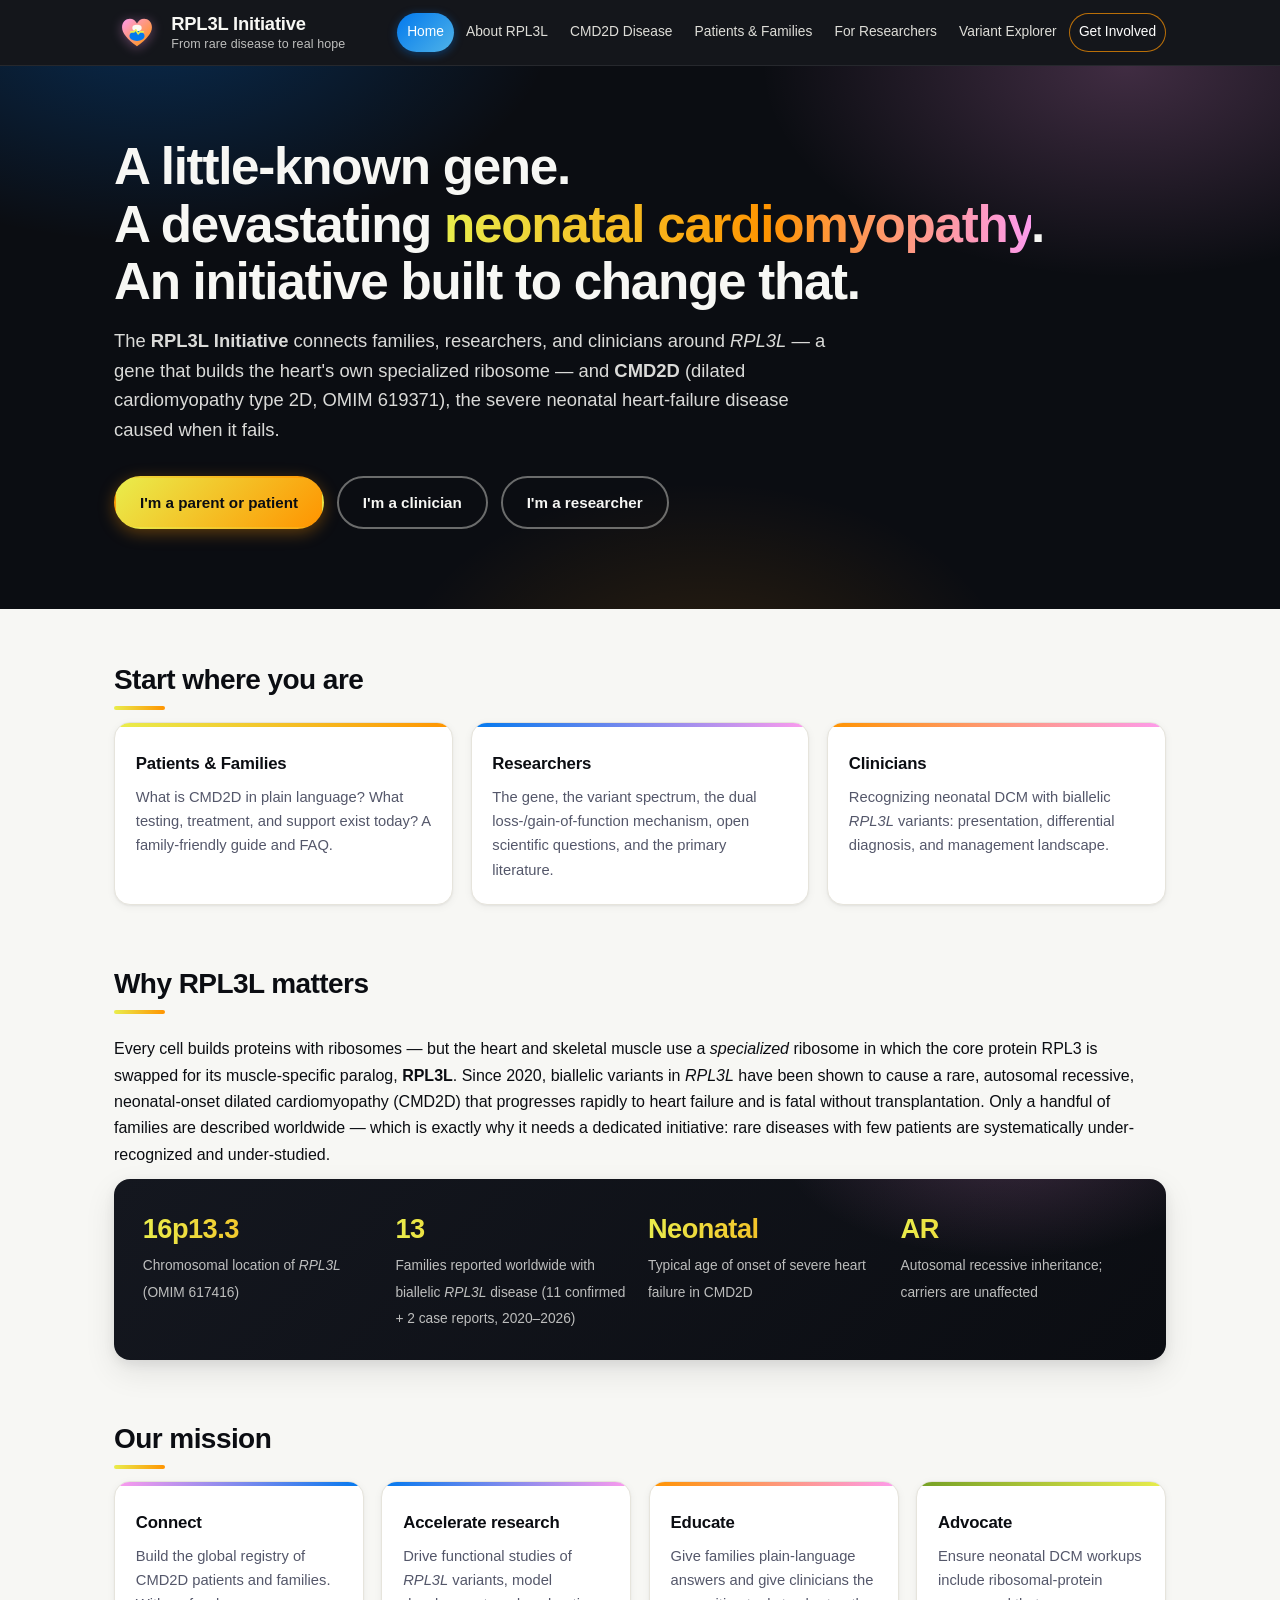
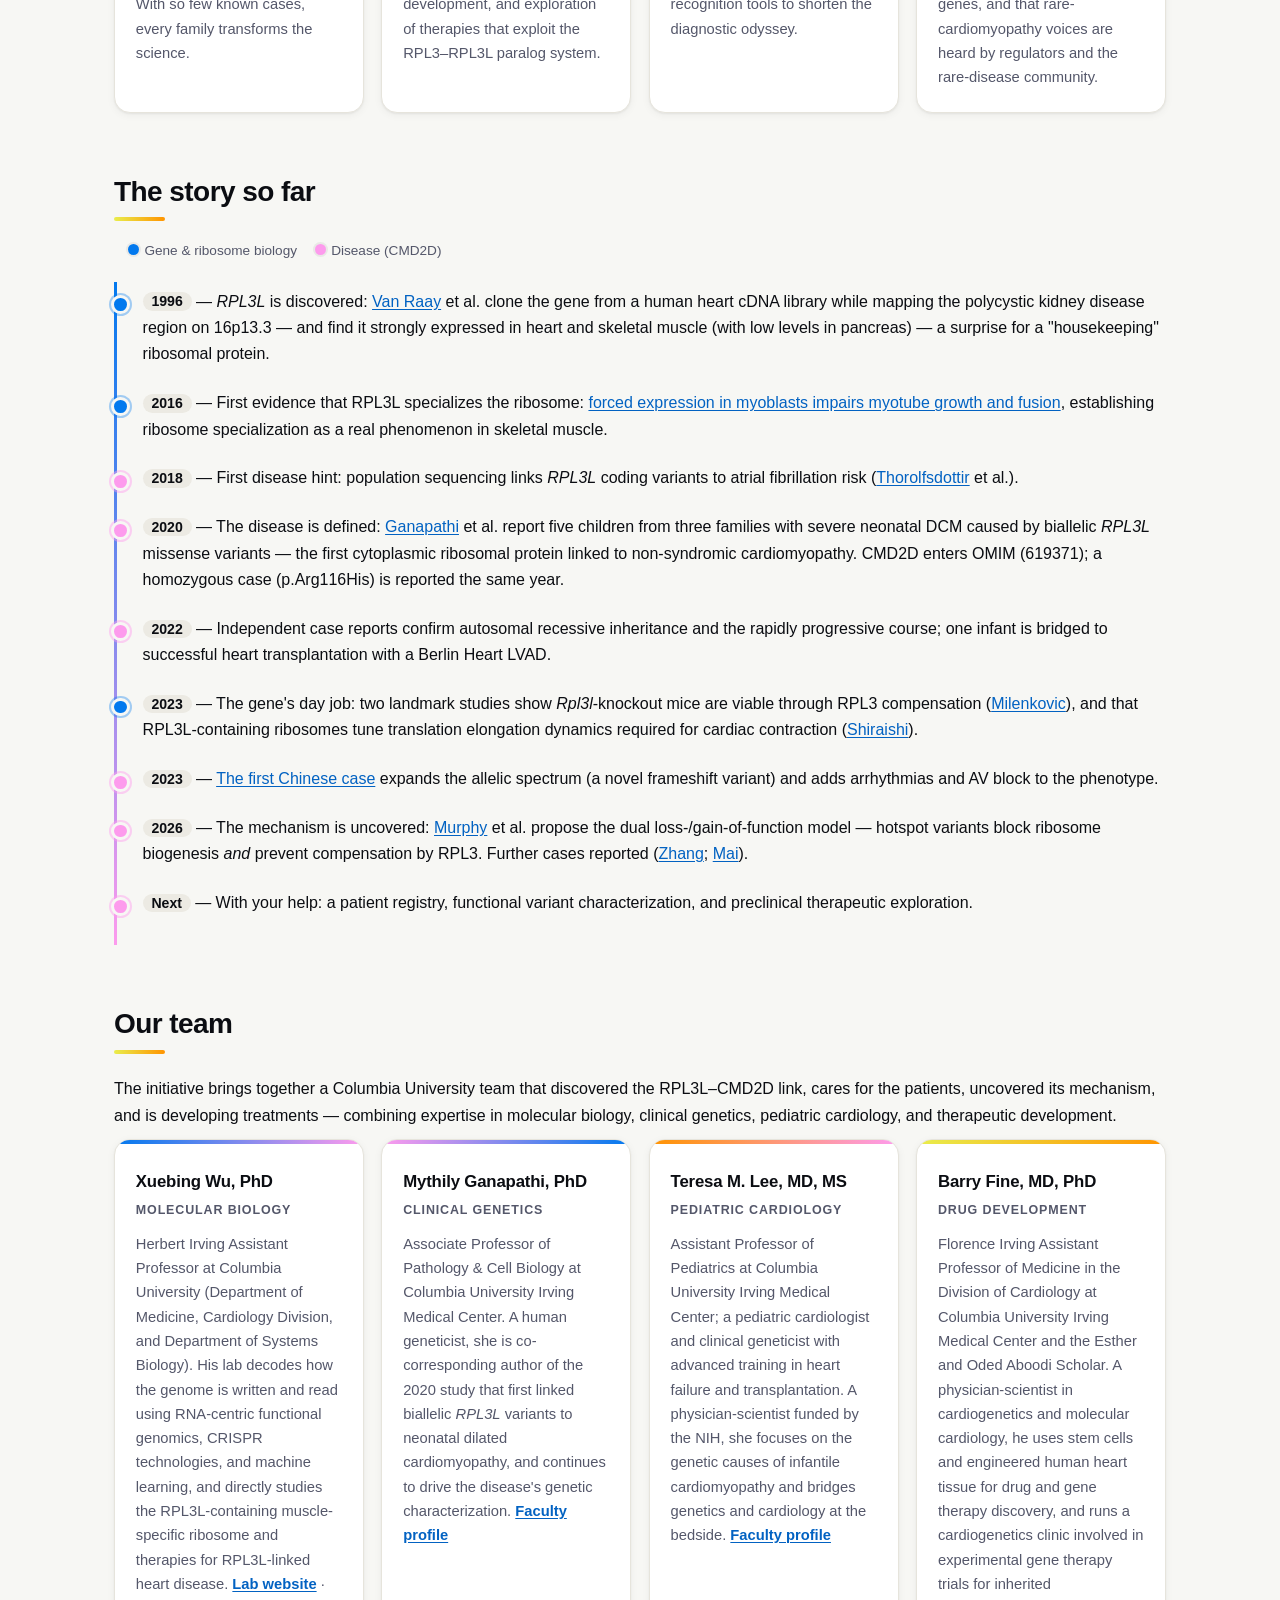
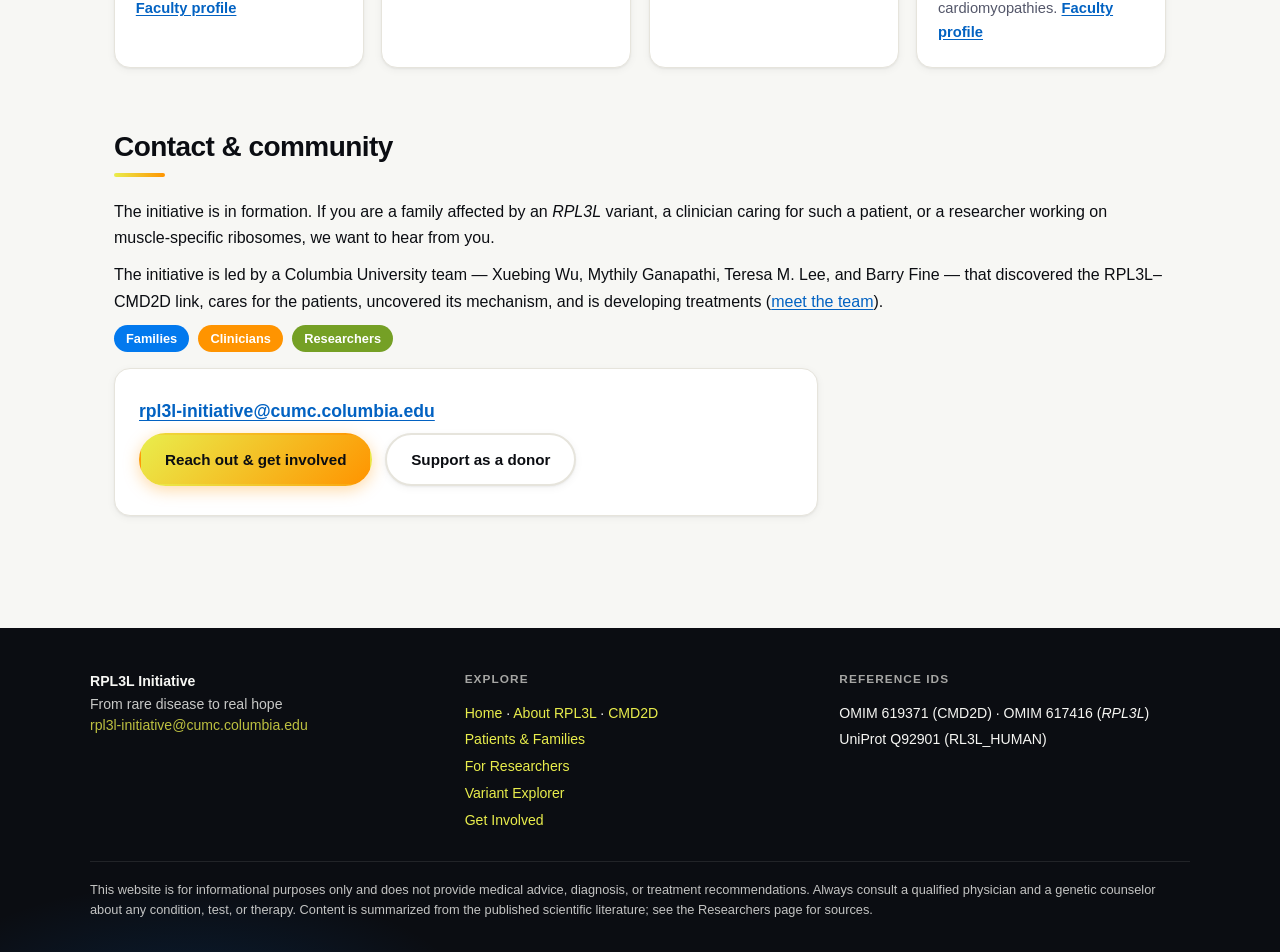
<file: index.html>
<!DOCTYPE html>
<html lang="en">
<head>
<meta charset="utf-8">
<meta name="viewport" content="width=device-width, initial-scale=1">
<title>RPL3L Initiative, RPL3L Gene, CMD2D, Dilated Cardiomyopathy, RPL3L mutation</title>
<meta name="description" content="RPL3L causes CMD2D (OMIM 619371), a rare autosomal recessive neonatal dilated cardiomyopathy. Learn about the gene, the disease, affected families, and research.">
<link rel="canonical" href="https://rpl3l.org/">
<meta name="theme-color" content="#0b0d12">
<meta property="og:type" content="website">
<meta property="og:site_name" content="RPL3L Initiative">
<meta property="og:url" content="https://rpl3l.org/">
<meta property="og:title" content="RPL3L Initiative, RPL3L Gene, CMD2D, Dilated Cardiomyopathy, RPL3L mutation">
<meta property="og:description" content="From rare disease to real hope — research, resources, and support for families affected by RPL3L-related dilated cardiomyopathy (CMD2D).">
<meta name="twitter:card" content="summary">
<link rel="stylesheet" href="assets/styles.css?v=20261031b">
<link rel="icon" type="image/svg+xml" href="assets/logo.svg">
<script type="application/ld+json">{"@context": "https://schema.org", "@graph": [{"@type": "Organization", "@id": "https://rpl3l.org/#org", "name": "RPL3L Initiative", "url": "https://rpl3l.org/", "logo": "https://rpl3l.org/assets/logo.svg", "email": "rpl3l-initiative@cumc.columbia.edu", "description": "Connecting families, researchers, and clinicians around the RPL3L gene and CMD2D (dilated cardiomyopathy type 2D)."}, {"@type": "WebSite", "@id": "https://rpl3l.org/#site", "url": "https://rpl3l.org/", "name": "RPL3L Initiative", "publisher": {"@id": "https://rpl3l.org/#org"}}]}</script>
<script src="assets/site.js?v=20261031b" defer></script>
</head>
<body>
<a class="skip-link" href="#main">Skip to main content</a>

<header class="site">
  <div class="navwrap">
    <a class="brand" href="index.html" aria-label="RPL3L Initiative — home">
      <svg class="mark" viewBox="0 0 40 40" aria-hidden="true" focusable="false">
        <defs>
          <linearGradient id="heartGrad" x1="0" y1="0" x2="1" y2="1">
            <stop offset="0" stop-color="#FD9BED"/>
            <stop offset="1" stop-color="#FF9400"/>
          </linearGradient>
        </defs>
        <path d="M20 31.5 C 11.5 25.5, 7 20, 7 15 C 7 10.5, 10.3 7.5, 13.8 7.5 C 16.6 7.5, 18.9 9.2, 20 11.8 C 21.1 9.2, 23.4 7.5, 26.2 7.5 C 29.7 7.5, 33 10.5, 33 15 C 33 20, 28.5 25.5, 20 31.5 Z" fill="url(#heartGrad)"/>
        <ellipse cx="20" cy="22.5" rx="6.6" ry="4.4" fill="#0279EE"/>
        <ellipse cx="20" cy="15.6" rx="4.1" ry="2.7" fill="#FAF9F3"/>
        <path d="M14.5 19 L17.5 19 L19 17.2 L21 20.8 L22.5 19 L25.5 19" fill="none" stroke="#E9ED4C" stroke-width="1.4" stroke-linecap="round" stroke-linejoin="round"/>
      </svg>
      <span class="name">RPL3L Initiative<small>From rare disease to real hope</small></span>
    </a>
    <button class="nav-toggle" type="button" aria-expanded="false" aria-controls="site-nav">Menu</button>
    <nav class="main" id="site-nav" aria-label="Main navigation">
      <ul>
        <li><a href="index.html" aria-current="page">Home</a></li><li><a href="about.html">About RPL3L</a></li><li><a href="cmd2d.html">CMD2D Disease</a></li><li><a href="patients.html">Patients &amp; Families</a></li><li><a href="research.html">For Researchers</a></li><li><a href="explorer.html">Variant Explorer</a></li><li><a href="support.html">Get Involved</a></li>
      </ul>
    </nav>
  </div>
</header>

<div class="hero">
  <div class="inner">
    <h1>
      <span class="line">A little-known gene.</span>
      <span class="line">A devastating <span class="accent">neonatal cardiomyopathy</span>.</span>
      <span class="line">An initiative built to change that.</span>
    </h1>
    <p class="lede">
      The <strong>RPL3L Initiative</strong> connects families, researchers, and clinicians
      around <em>RPL3L</em> — a gene that builds the heart's own specialized ribosome — and
      <strong>CMD2D</strong> (dilated cardiomyopathy type 2D, OMIM&nbsp;619371), the severe neonatal
      heart-failure disease caused when it fails.
    </p>
    <div class="btnrow">
      <a class="btn primary" href="patients.html">I'm a parent or patient</a>
      <a class="btn ghost" href="cmd2d.html">I'm a clinician</a>
<a class="btn ghost" href="research.html">I'm a researcher</a>
    </div>
  </div>
</div>

<main id="main">

  <section>
    <h2>Start where you are</h2>
    <div class="cards">
      <a class="card c-yellow" href="patients.html">
        <h3>Patients &amp; Families</h3>
        <p>What is CMD2D in plain language? What testing, treatment, and support exist today? A family-friendly guide and FAQ.</p>
      </a>
      <a class="card c-blue" href="research.html">
        <h3>Researchers</h3>
        <p>The gene, the variant spectrum, the dual loss-/gain-of-function mechanism, open scientific questions, and the primary literature.</p>
      </a>
      <a class="card c-orange" href="cmd2d.html">
        <h3>Clinicians</h3>
        <p>Recognizing neonatal DCM with biallelic <em>RPL3L</em> variants: presentation, differential diagnosis, and management landscape.</p>
      </a>
    </div>
  </section>

  <section>
    <h2>Why RPL3L matters</h2>
    <p>
      Every cell builds proteins with ribosomes — but the heart and skeletal muscle use a <em>specialized</em>
      ribosome in which the core protein RPL3 is swapped for its muscle-specific paralog, <strong>RPL3L</strong>.
      Since 2020, biallelic variants in <em>RPL3L</em> have been shown to cause a rare, autosomal recessive,
      neonatal-onset dilated cardiomyopathy (CMD2D) that progresses rapidly to heart failure and is fatal without
      transplantation. Only a handful of families are described worldwide — which is exactly why it needs a dedicated initiative:
      rare diseases with few patients are systematically under-recognized and under-studied.
    </p>
    <div class="facts">
      <div class="fact"><b>16p13.3</b><span>Chromosomal location of <em>RPL3L</em> (OMIM 617416)</span></div>
      <div class="fact"><b>13</b><span>Families reported worldwide with biallelic <em>RPL3L</em> disease (11 confirmed + 2 case reports, 2020–2026)</span></div>
      <div class="fact"><b>Neonatal</b><span>Typical age of onset of severe heart failure in CMD2D</span></div>
      <div class="fact"><b>AR</b><span>Autosomal recessive inheritance; carriers are unaffected</span></div>
    </div>
  </section>

  <section>
    <h2>Our mission</h2>
    <div class="cards">
      <div class="card c-pink">
        <h3>Connect</h3>
        <p>Build the global registry of CMD2D patients and families. With so few known cases, every family transforms the science.</p>
      </div>
      <div class="card c-blue">
        <h3>Accelerate research</h3>
        <p>Drive functional studies of <em>RPL3L</em> variants, model development, and exploration of therapies that exploit the RPL3–RPL3L paralog system.</p>
      </div>
      <div class="card c-orange">
        <h3>Educate</h3>
        <p>Give families plain-language answers and give clinicians the recognition tools to shorten the diagnostic odyssey.</p>
      </div>
      <div class="card c-green">
        <h3>Advocate</h3>
        <p>Ensure neonatal DCM workups include ribosomal-protein genes, and that rare-cardiomyopathy voices are heard by regulators and the rare-disease community.</p>
      </div>
    </div>
  </section>

  <section>
    <h2>The story so far</h2>
    <p class="timeline-legend">
      <span class="dot gene"></span>Gene &amp; ribosome biology
      <span class="dot dis"></span>Disease (CMD2D)
    </p>
    <ul class="timeline">
      <li><b class="year">1996</b> — <em>RPL3L</em> is discovered: <a href="https://doi.org/10.1006/geno.1996.0538" target="_blank" rel="noopener">Van Raay</a> et&nbsp;al. clone the gene from a human heart cDNA library while mapping the polycystic kidney disease region on 16p13.3 — and find it strongly expressed in heart and skeletal muscle (with low levels in pancreas) — a surprise for a "housekeeping" ribosomal protein.</li>
      <li><b class="year">2016</b> — First evidence that RPL3L specializes the ribosome: <a href="https://doi.org/10.1002/jcp.25294" target="_blank" rel="noopener">forced expression in myoblasts impairs myotube growth and fusion</a>, establishing ribosome specialization as a real phenomenon in skeletal muscle.</li>
      <li class="disease"><b class="year">2018</b> — First disease hint: population sequencing links <em>RPL3L</em> coding variants to atrial fibrillation risk (<a href="https://doi.org/10.1038/s42003-018-0068-9" target="_blank" rel="noopener">Thorolfsdottir</a> et&nbsp;al.).</li>
      <li class="disease"><b class="year">2020</b> — The disease is defined: <a href="https://doi.org/10.1007/s00439-020-02188-6" target="_blank" rel="noopener">Ganapathi</a> et&nbsp;al. report five children from three families with severe neonatal DCM caused by biallelic <em>RPL3L</em> missense variants — the first cytoplasmic ribosomal protein linked to non-syndromic cardiomyopathy. CMD2D enters OMIM (619371); a homozygous case (p.Arg116His) is reported the same year.</li>
      <li class="disease"><b class="year">2022</b> — Independent case reports confirm autosomal recessive inheritance and the rapidly progressive course; one infant is bridged to successful heart transplantation with a Berlin Heart LVAD.</li>
      <li><b class="year">2023</b> — The gene's day job: two landmark studies show <em>Rpl3l</em>-knockout mice are viable through RPL3 compensation (<a href="https://doi.org/10.1093/nar/gkad121" target="_blank" rel="noopener">Milenkovic</a>), and that RPL3L-containing ribosomes tune translation elongation dynamics required for cardiac contraction (<a href="https://doi.org/10.1038/s41467-023-37838-6" target="_blank" rel="noopener">Shiraishi</a>).</li>
      <li class="disease"><b class="year">2023</b> — <a href="https://doi.org/10.1186/s12920-023-01567-y" target="_blank" rel="noopener">The first Chinese case</a> expands the allelic spectrum (a novel frameshift variant) and adds arrhythmias and AV block to the phenotype.</li>
      <li class="disease"><b class="year">2026</b> — The mechanism is uncovered: <a href="https://doi.org/10.1038/s44161-025-00761-8" target="_blank" rel="noopener">Murphy</a> et&nbsp;al. propose the dual loss-/gain-of-function model — hotspot variants block ribosome biogenesis <em>and</em> prevent compensation by RPL3. Further cases reported (<a href="https://doi.org/10.1002/ajmg.a.64225" target="_blank" rel="noopener">Zhang</a>; <a href="https://doi.org/10.1177/03000605261447152" target="_blank" rel="noopener">Mai</a>).</li>
      <li class="disease"><b class="year">Next</b> — With your help: a patient registry, functional variant characterization, and preclinical therapeutic exploration.</li>
    </ul>
  </section>

  <section id="team">
    <h2>Our team</h2>
    <p>
      The initiative brings together a Columbia University team that discovered the RPL3L–CMD2D link,
      cares for the patients, uncovered its mechanism, and is developing treatments — combining expertise in
      molecular biology, clinical genetics, pediatric cardiology, and therapeutic development.
    </p>
    <div class="cards">
      <div class="card c-blue">
        <h3>Xuebing Wu, PhD</h3>
        <p class="role">Molecular biology</p>
        <p>
          Herbert Irving Assistant Professor at Columbia University (Department of Medicine,
          Cardiology Division, and Department of Systems Biology). His lab decodes how the
          genome is written and read using RNA-centric functional genomics, CRISPR technologies, and
          machine learning, and directly studies the RPL3L-containing muscle-specific ribosome and
          therapies for RPL3L-linked heart disease.
          <a href="https://xwulab.org" target="_blank" rel="noopener">Lab website</a> ·
          <a href="https://www.vagelos.columbia.edu/profile/xuebing-wu-phd" target="_blank" rel="noopener">Faculty profile</a>
        </p>
      </div>
      <div class="card c-pink">
        <h3>Mythily Ganapathi, PhD</h3>
        <p class="role">Clinical genetics</p>
        <p>
          Associate Professor of Pathology &amp; Cell Biology at Columbia University Irving Medical Center.
          A human geneticist, she is co-corresponding author of the 2020 study that first linked biallelic
          <em>RPL3L</em> variants to neonatal dilated cardiomyopathy, and continues to drive the disease's
          genetic characterization.
          <a href="https://www.pathology.columbia.edu/profile/mythily-ganapathi-phd" target="_blank" rel="noopener">Faculty profile</a>
        </p>
      </div>
      <div class="card c-orange">
        <h3>Teresa M. Lee, MD, MS</h3>
        <p class="role">Pediatric cardiology</p>
        <p>
          Assistant Professor of Pediatrics at Columbia University Irving Medical Center; a pediatric
          cardiologist and clinical geneticist with advanced training in heart failure and transplantation. A physician-scientist funded by the
          NIH, she focuses on the genetic causes of infantile cardiomyopathy and bridges genetics and
          cardiology at the bedside.
          <a href="https://ccrcresearch.org/team/teresa-m-lee-md/" target="_blank" rel="noopener">Faculty profile</a>
        </p>
      </div>

      <div class="card c-yellow">
        <h3>Barry Fine, MD, PhD</h3>
        <p class="role">Drug development</p>
        <p>
          Florence Irving Assistant Professor of Medicine in the Division of Cardiology at Columbia
          University Irving Medical Center and the Esther and Oded Aboodi Scholar. A physician-scientist in cardiogenetics
          and molecular cardiology, he uses stem cells and engineered human heart tissue for drug and gene
          therapy discovery, and runs a cardiogenetics clinic involved in experimental gene therapy trials
          for inherited cardiomyopathies.
          <a href="https://www.columbiacardiology.org/profile/barry-m-fine-md" target="_blank" rel="noopener">Faculty profile</a>
        </p>
      </div>    </div>
  </section>

  <section>
    <h2>Contact &amp; community</h2>
<p>
The initiative is in formation. If you are a family affected by an <em>RPL3L</em> variant, a clinician
caring for such a patient, or a researcher working on muscle-specific ribosomes, we want to hear from you.
</p>
<p>
The initiative is led by a Columbia University team — Xuebing Wu, Mythily Ganapathi, Teresa M. Lee,
and Barry Fine — that discovered the RPL3L–CMD2D link, cares for the patients, uncovered its mechanism,
and is developing treatments (<a href="#team">meet the team</a>).
</p>
<p><span class="pill b">Families</span> <span class="pill o">Clinicians</span> <span class="pill g">Researchers</span></p>
<div class="contact-box">
<p class="email"><a href="mailto:rpl3l-initiative@cumc.columbia.edu">rpl3l-initiative@cumc.columbia.edu</a></p>
<p class="btnrow"><a class="btn primary" href="support.html">Reach out &amp; get involved</a> <a class="btn light" href="support.html#donors">Support as a donor</a></p>
</div>
</section>

</main>

<footer class="site">
  <div class="inner">
    <div>
      <strong>RPL3L Initiative</strong>
      <div class="tagline">From rare disease to real hope</div>
      <div class="tagline"><a href="mailto:rpl3l-initiative@cumc.columbia.edu">rpl3l-initiative@cumc.columbia.edu</a></div>
    </div>
    <div>
      <h4>Explore</h4>
      <a href="index.html">Home</a> · <a href="about.html">About RPL3L</a> · <a href="cmd2d.html">CMD2D</a><br>
      <a href="patients.html">Patients &amp; Families</a><br>
      <a href="research.html">For Researchers</a><br>
      <a href="explorer.html">Variant Explorer</a><br>
      <a href="support.html">Get Involved</a>
    </div>
    <div>
      <h4>Reference IDs</h4>
      OMIM 619371 (CMD2D) · OMIM 617416 (<em>RPL3L</em>)<br>
      UniProt Q92901 (RL3L_HUMAN)
    </div>
  </div>
  <div class="disclaimer">
    This website is for informational purposes only and does not provide medical advice, diagnosis, or treatment
    recommendations. Always consult a qualified physician and a genetic counselor about any condition, test, or
    therapy. Content is summarized from the published scientific literature; see the Researchers page for sources.
  </div>
</footer>

</body>
</html>
</file>
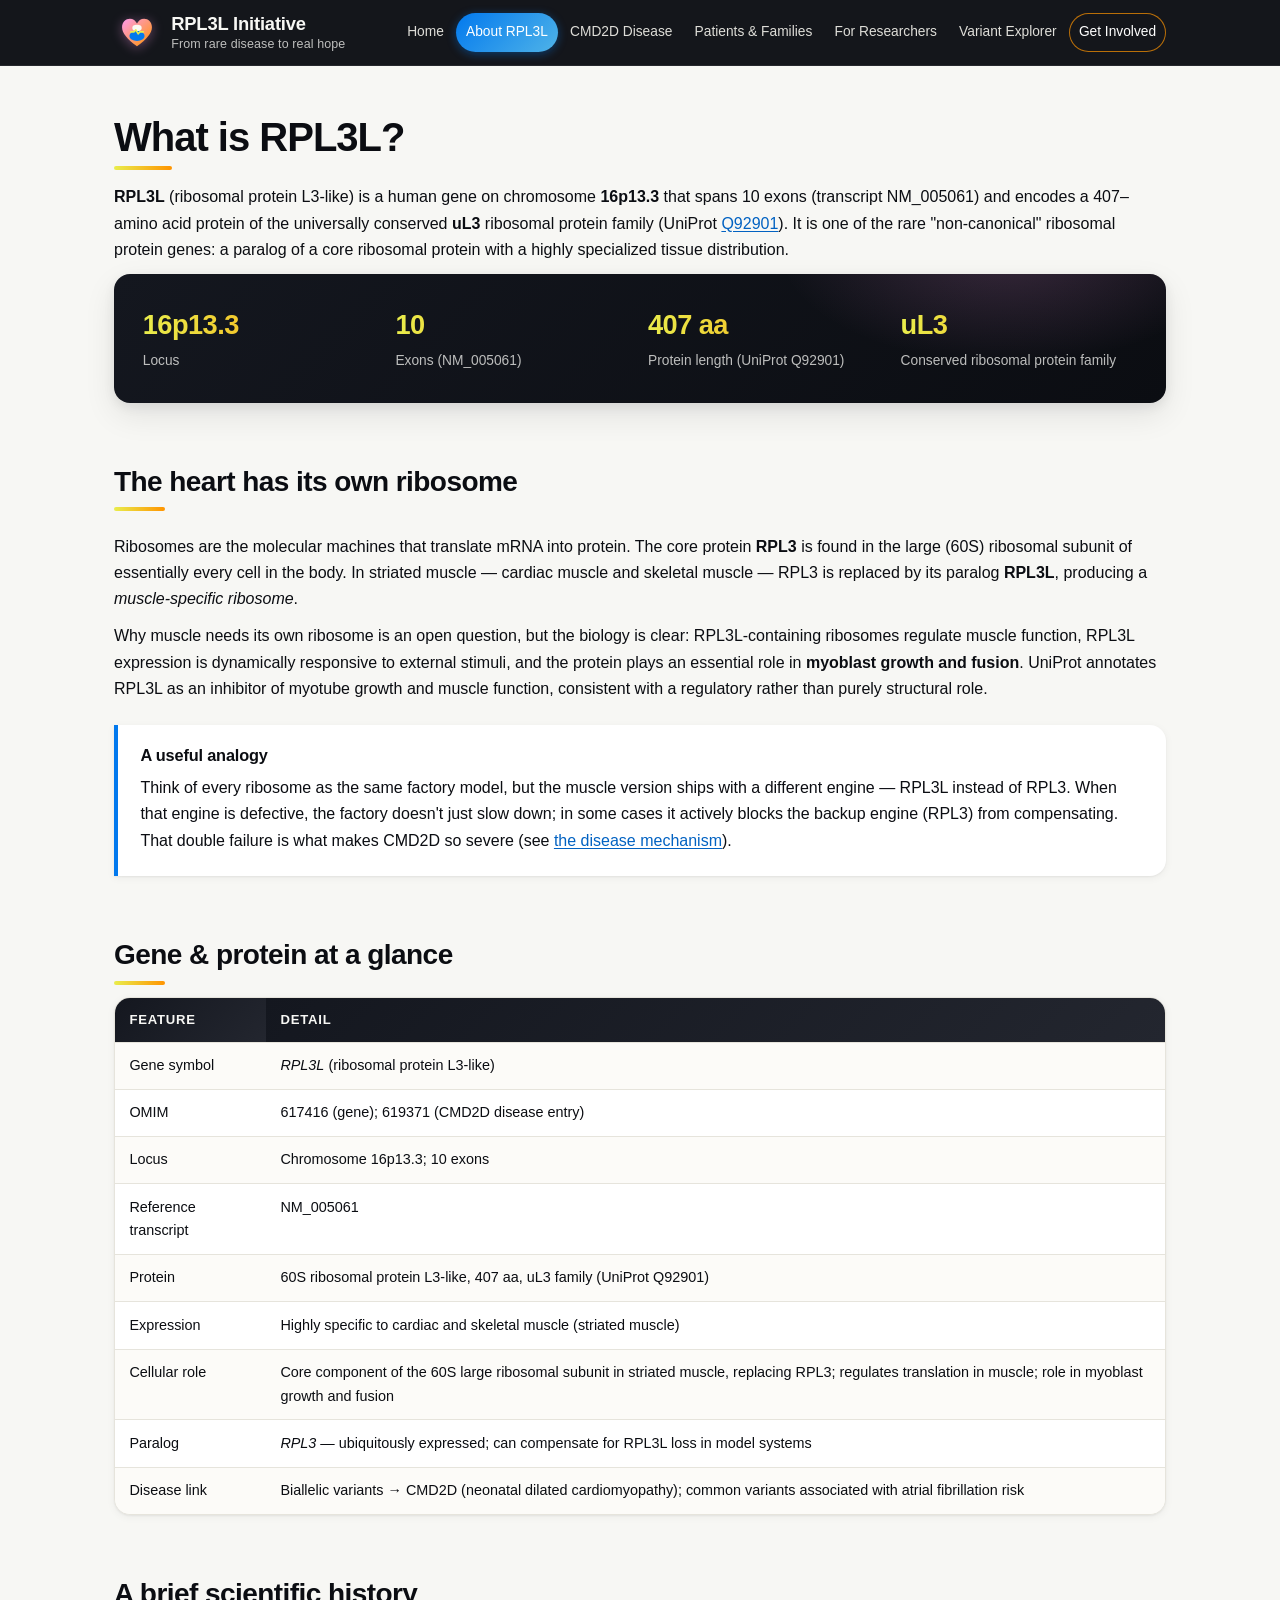
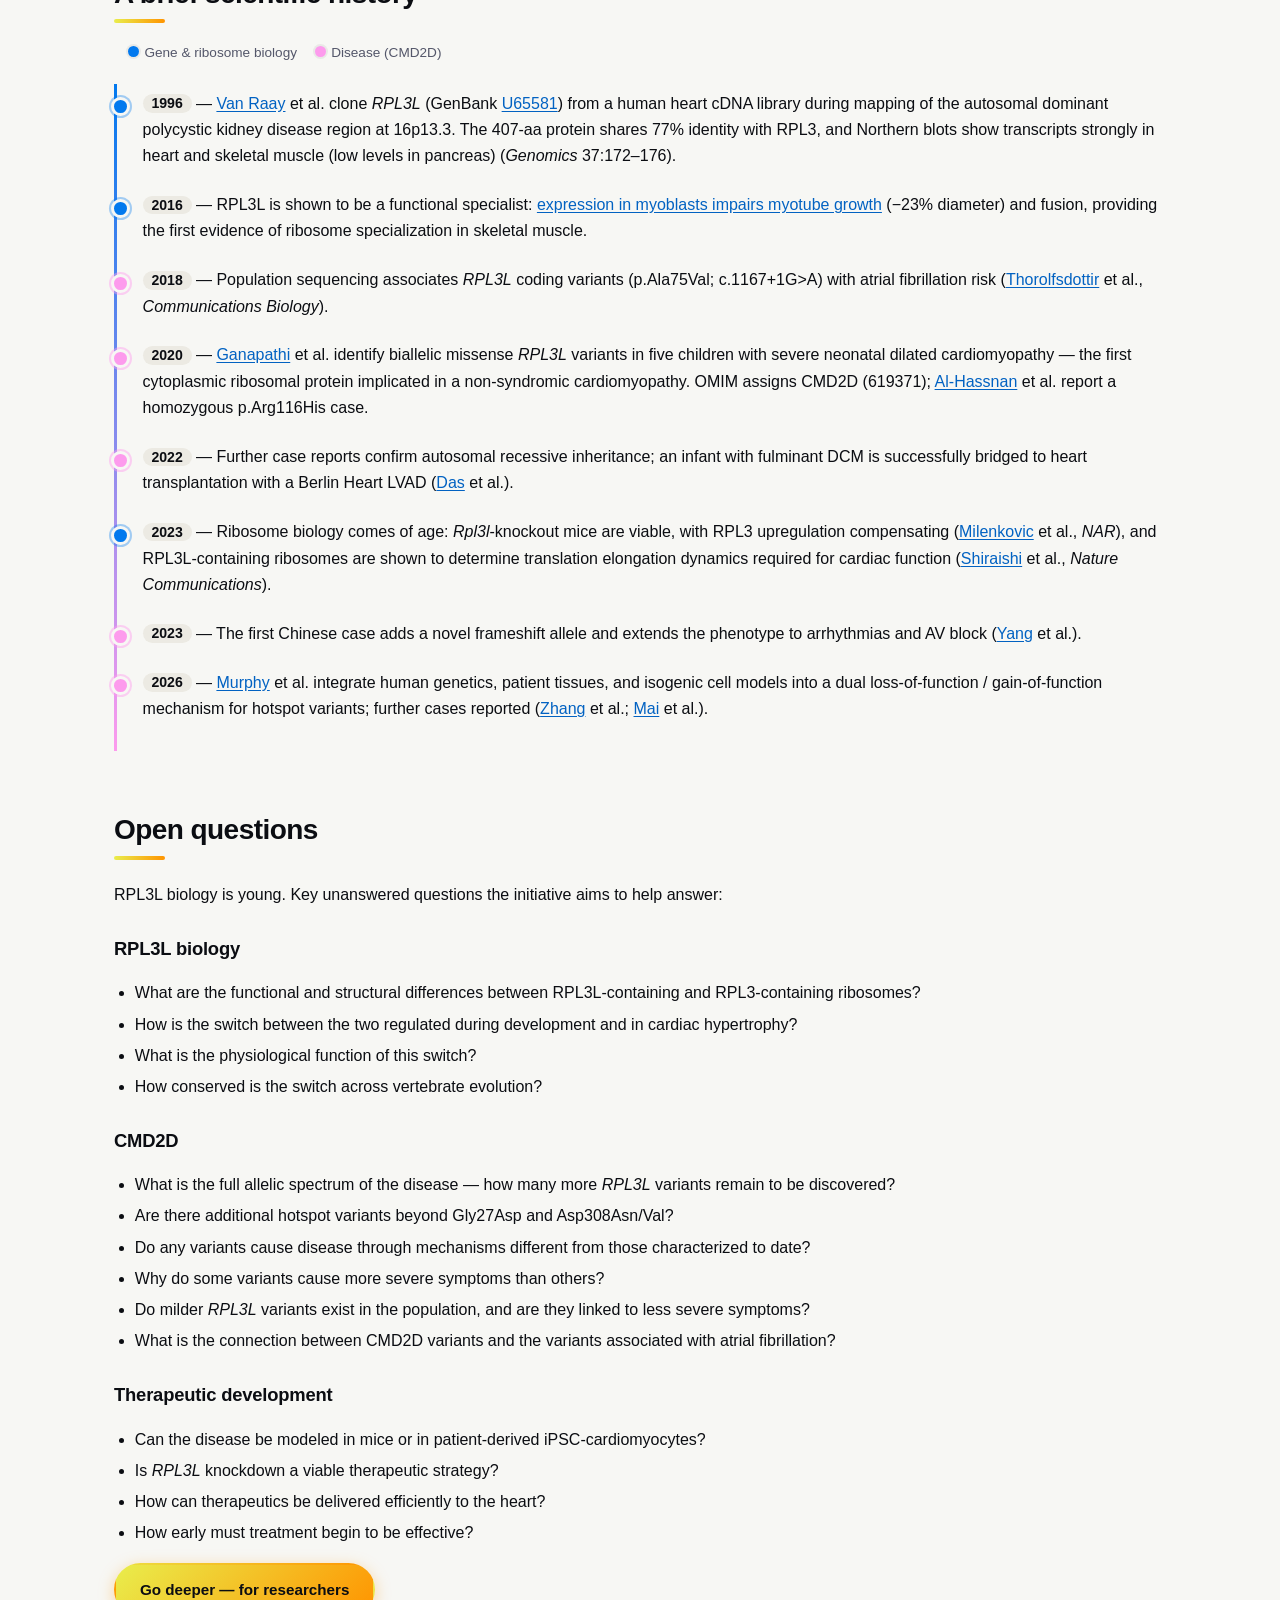
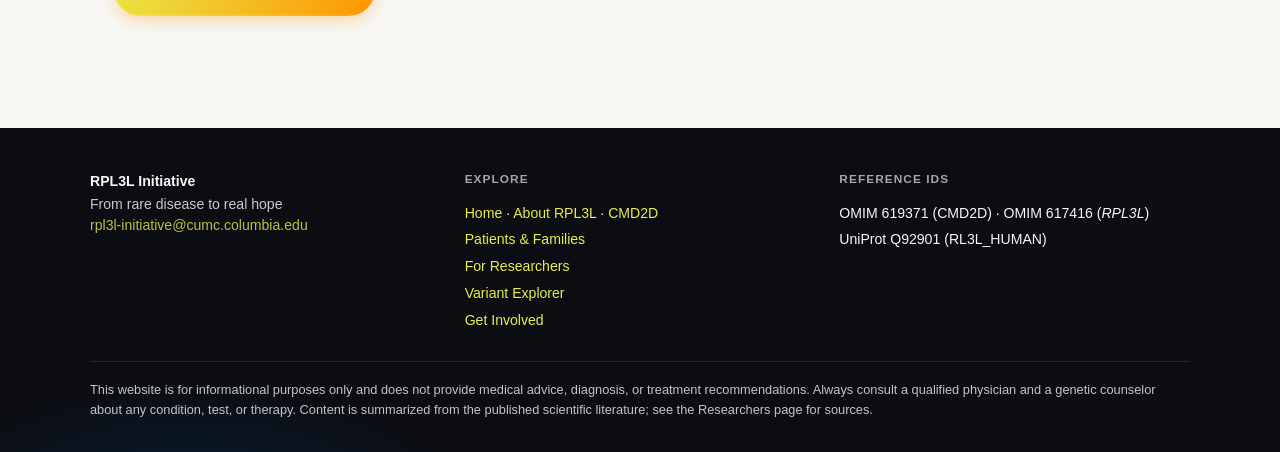
<file: about.html>
<!DOCTYPE html>
<html lang="en">
<head>
<meta charset="utf-8">
<meta name="viewport" content="width=device-width, initial-scale=1">
<title>About RPL3L — RPL3L Initiative</title>
<meta name="description" content="RPL3L: the muscle-specific ribosomal protein. Gene, protein, function, and why the heart has its own ribosome.">
<link rel="canonical" href="https://rpl3l.org/about.html">
<meta name="theme-color" content="#0b0d12">
<meta property="og:type" content="website">
<meta property="og:site_name" content="RPL3L Initiative">
<meta property="og:url" content="https://rpl3l.org/about.html">
<meta property="og:title" content="About RPL3L — RPL3L Initiative">
<meta property="og:description" content="RPL3L: the muscle-specific ribosomal protein. Gene, protein, function, and why the heart has its own ribosome.">
<meta name="twitter:card" content="summary">
<link rel="stylesheet" href="assets/styles.css?v=20261031b">
<link rel="icon" type="image/svg+xml" href="assets/logo.svg">
<script src="assets/site.js?v=20261031b" defer></script>
</head>
<body>
<a class="skip-link" href="#main">Skip to main content</a>

<header class="site">
  <div class="navwrap">
    <a class="brand" href="index.html" aria-label="RPL3L Initiative — home">
      <svg class="mark" viewBox="0 0 40 40" aria-hidden="true" focusable="false">
        <defs>
          <linearGradient id="heartGrad" x1="0" y1="0" x2="1" y2="1">
            <stop offset="0" stop-color="#FD9BED"/>
            <stop offset="1" stop-color="#FF9400"/>
          </linearGradient>
        </defs>
        <path d="M20 31.5 C 11.5 25.5, 7 20, 7 15 C 7 10.5, 10.3 7.5, 13.8 7.5 C 16.6 7.5, 18.9 9.2, 20 11.8 C 21.1 9.2, 23.4 7.5, 26.2 7.5 C 29.7 7.5, 33 10.5, 33 15 C 33 20, 28.5 25.5, 20 31.5 Z" fill="url(#heartGrad)"/>
        <ellipse cx="20" cy="22.5" rx="6.6" ry="4.4" fill="#0279EE"/>
        <ellipse cx="20" cy="15.6" rx="4.1" ry="2.7" fill="#FAF9F3"/>
        <path d="M14.5 19 L17.5 19 L19 17.2 L21 20.8 L22.5 19 L25.5 19" fill="none" stroke="#E9ED4C" stroke-width="1.4" stroke-linecap="round" stroke-linejoin="round"/>
      </svg>
      <span class="name">RPL3L Initiative<small>From rare disease to real hope</small></span>
    </a>
    <button class="nav-toggle" type="button" aria-expanded="false" aria-controls="site-nav">Menu</button>
    <nav class="main" id="site-nav" aria-label="Main navigation">
      <ul>
        <li><a href="index.html">Home</a></li><li><a href="about.html" aria-current="page">About RPL3L</a></li><li><a href="cmd2d.html">CMD2D Disease</a></li><li><a href="patients.html">Patients &amp; Families</a></li><li><a href="research.html">For Researchers</a></li><li><a href="explorer.html">Variant Explorer</a></li><li><a href="support.html">Get Involved</a></li>
      </ul>
    </nav>
  </div>
</header>

<main id="main">
  <section>
    <h1 class="page-title">What is RPL3L?</h1>
    <p>
      <strong>RPL3L</strong> (ribosomal protein L3-like) is a human gene on chromosome <strong>16p13.3</strong>
      that spans 10 exons (transcript NM_005061) and encodes a 407–amino acid protein of the universally
      conserved <strong>uL3</strong> ribosomal protein family (UniProt <a href="https://www.uniprot.org/uniprotkb/Q92901" target="_blank" rel="noopener">Q92901</a>).
      It is one of the rare "non-canonical" ribosomal protein genes: a paralog of a core ribosomal protein
      with a highly specialized tissue distribution.
    </p>
    <div class="facts">
      <div class="fact"><b>16p13.3</b><span>Locus</span></div>
      <div class="fact"><b>10</b><span>Exons (NM_005061)</span></div>
      <div class="fact"><b>407 aa</b><span>Protein length (UniProt Q92901)</span></div>
      <div class="fact"><b>uL3</b><span>Conserved ribosomal protein family</span></div>
    </div>
  </section>

  <section>
    <h2>The heart has its own ribosome</h2>
    <p>
      Ribosomes are the molecular machines that translate mRNA into protein. The core protein
      <strong>RPL3</strong> is found in the large (60S) ribosomal subunit of essentially every cell in the body.
      In striated muscle — cardiac muscle and skeletal muscle — RPL3 is replaced by its paralog
      <strong>RPL3L</strong>, producing a <em>muscle-specific ribosome</em>.
    </p>
    <p>
      Why muscle needs its own ribosome is an open question, but the biology is clear: RPL3L-containing
      ribosomes regulate muscle function, RPL3L expression is dynamically responsive to external stimuli,
      and the protein plays an essential role in <strong>myoblast growth and fusion</strong>. UniProt annotates
      RPL3L as an inhibitor of myotube growth and muscle function, consistent with a regulatory rather than
      purely structural role.
    </p>
    <div class="callout blue">
      <h3>A useful analogy</h3>
      <p>
        Think of every ribosome as the same factory model, but the muscle version ships with a different
        engine — RPL3L instead of RPL3. When that engine is defective, the factory doesn't just slow down;
        in some cases it actively blocks the backup engine (RPL3) from compensating. That double failure is
        what makes CMD2D so severe (see <a href="cmd2d.html#mechanism">the disease mechanism</a>).
      </p>
    </div>
  </section>

  <section>
    <h2>Gene &amp; protein at a glance</h2>
    <div class="table-scroll">
      <table class="data">
        <tr><th>Feature</th><th>Detail</th></tr>
        <tr><td>Gene symbol</td><td><em>RPL3L</em> (ribosomal protein L3-like)</td></tr>
        <tr><td>OMIM</td><td>617416 (gene); 619371 (CMD2D disease entry)</td></tr>
        <tr><td>Locus</td><td>Chromosome 16p13.3; 10 exons</td></tr>
        <tr><td>Reference transcript</td><td>NM_005061</td></tr>
        <tr><td>Protein</td><td>60S ribosomal protein L3-like, 407 aa, uL3 family (UniProt Q92901)</td></tr>
        <tr><td>Expression</td><td>Highly specific to cardiac and skeletal muscle (striated muscle)</td></tr>
        <tr><td>Cellular role</td><td>Core component of the 60S large ribosomal subunit in striated muscle, replacing RPL3; regulates translation in muscle; role in myoblast growth and fusion</td></tr>
        <tr><td>Paralog</td><td><em>RPL3</em> — ubiquitously expressed; can compensate for RPL3L loss in model systems</td></tr>
        <tr><td>Disease link</td><td>Biallelic variants → CMD2D (neonatal dilated cardiomyopathy); common variants associated with atrial fibrillation risk</td></tr>
      </table>
    </div>
  </section>

  <section>
    <h2>A brief scientific history</h2>
    <p class="timeline-legend">
      <span class="dot gene"></span>Gene &amp; ribosome biology
      <span class="dot dis"></span>Disease (CMD2D)
    </p>
    <ul class="timeline">
      <li><b class="year">1996</b> — <a href="https://doi.org/10.1006/geno.1996.0538" target="_blank" rel="noopener">Van Raay</a> et&nbsp;al. clone <em>RPL3L</em> (GenBank <a href="https://www.ncbi.nlm.nih.gov/nuccore/U65581" target="_blank" rel="noopener">U65581</a>) from a human heart cDNA library during mapping of the autosomal dominant polycystic kidney disease region at 16p13.3. The 407-aa protein shares 77% identity with RPL3, and Northern blots show transcripts strongly in heart and skeletal muscle (low levels in pancreas) (<em>Genomics</em> 37:172–176).</li>
      <li><b class="year">2016</b> — RPL3L is shown to be a functional specialist: <a href="https://doi.org/10.1002/jcp.25294" target="_blank" rel="noopener">expression in myoblasts impairs myotube growth</a> (−23% diameter) and fusion, providing the first evidence of ribosome specialization in skeletal muscle.</li>
      <li class="disease"><b class="year">2018</b> — Population sequencing associates <em>RPL3L</em> coding variants (p.Ala75Val; c.1167+1G&gt;A) with atrial fibrillation risk (<a href="https://doi.org/10.1038/s42003-018-0068-9" target="_blank" rel="noopener">Thorolfsdottir</a> et&nbsp;al., <em>Communications Biology</em>).</li>
      <li class="disease"><b class="year">2020</b> — <a href="https://doi.org/10.1007/s00439-020-02188-6" target="_blank" rel="noopener">Ganapathi</a> et&nbsp;al. identify biallelic missense <em>RPL3L</em> variants in five children with severe neonatal dilated cardiomyopathy — the first cytoplasmic ribosomal protein implicated in a non-syndromic cardiomyopathy. OMIM assigns CMD2D (619371); <a href="https://doi.org/10.1161/CIRCGEN.120.002969" target="_blank" rel="noopener">Al-Hassnan</a> et&nbsp;al. report a homozygous p.Arg116His case.</li>
      <li class="disease"><b class="year">2022</b> — Further case reports confirm autosomal recessive inheritance; an infant with fulminant DCM is successfully bridged to heart transplantation with a Berlin Heart LVAD (<a href="https://doi.org/10.3390/children9101495" target="_blank" rel="noopener">Das</a> et&nbsp;al.).</li>
      <li><b class="year">2023</b> — Ribosome biology comes of age: <em>Rpl3l</em>-knockout mice are viable, with RPL3 upregulation compensating (<a href="https://doi.org/10.1093/nar/gkad121" target="_blank" rel="noopener">Milenkovic</a> et&nbsp;al., <em>NAR</em>), and RPL3L-containing ribosomes are shown to determine translation elongation dynamics required for cardiac function (<a href="https://doi.org/10.1038/s41467-023-37838-6" target="_blank" rel="noopener">Shiraishi</a> et&nbsp;al., <em>Nature Communications</em>).</li>
      <li class="disease"><b class="year">2023</b> — The first Chinese case adds a novel frameshift allele and extends the phenotype to arrhythmias and AV block (<a href="https://doi.org/10.1186/s12920-023-01567-y" target="_blank" rel="noopener">Yang</a> et&nbsp;al.).</li>
      <li class="disease"><b class="year">2026</b> — <a href="https://doi.org/10.1038/s44161-025-00761-8" target="_blank" rel="noopener">Murphy</a> et&nbsp;al. integrate human genetics, patient tissues, and isogenic cell models into a dual loss-of-function / gain-of-function mechanism for hotspot variants; further cases reported (<a href="https://doi.org/10.1002/ajmg.a.64225" target="_blank" rel="noopener">Zhang</a> et&nbsp;al.; <a href="https://doi.org/10.1177/03000605261447152" target="_blank" rel="noopener">Mai</a> et&nbsp;al.).</li>
    </ul>
  </section>

  <section>
    <h2>Open questions</h2>
    <p>
      RPL3L biology is young. Key unanswered questions the initiative aims to help answer:
    </p>
    <h3>RPL3L biology</h3>
    <ul>
      <li>What are the functional and structural differences between RPL3L-containing and RPL3-containing ribosomes?</li>
      <li>How is the switch between the two regulated during development and in cardiac hypertrophy?</li>
      <li>What is the physiological function of this switch?</li>
      <li>How conserved is the switch across vertebrate evolution?</li>
    </ul>
    <h3>CMD2D</h3>
    <ul>
      <li>What is the full allelic spectrum of the disease — how many more <em>RPL3L</em> variants remain to be discovered?</li>
      <li>Are there additional hotspot variants beyond Gly27Asp and Asp308Asn/Val?</li>
      <li>Do any variants cause disease through mechanisms different from those characterized to date?</li>
      <li>Why do some variants cause more severe symptoms than others?</li>
      <li>Do milder <em>RPL3L</em> variants exist in the population, and are they linked to less severe symptoms?</li>
      <li>What is the connection between CMD2D variants and the variants associated with atrial fibrillation?</li>
    </ul>
    <h3>Therapeutic development</h3>
    <ul>
      <li>Can the disease be modeled in mice or in patient-derived iPSC-cardiomyocytes?</li>
      <li>Is <em>RPL3L</em> knockdown a viable therapeutic strategy?</li>
      <li>How can therapeutics be delivered efficiently to the heart?</li>
      <li>How early must treatment begin to be effective?</li>
    </ul>
    <p><a class="btn primary" href="research.html">Go deeper — for researchers</a></p>
  </section>
</main>

<footer class="site">
  <div class="inner">
    <div>
      <strong>RPL3L Initiative</strong>
      <div class="tagline">From rare disease to real hope</div>
      <div class="tagline"><a href="mailto:rpl3l-initiative@cumc.columbia.edu">rpl3l-initiative@cumc.columbia.edu</a></div>
    </div>
    <div>
      <h4>Explore</h4>
      <a href="index.html">Home</a> · <a href="about.html">About RPL3L</a> · <a href="cmd2d.html">CMD2D</a><br>
      <a href="patients.html">Patients &amp; Families</a><br>
      <a href="research.html">For Researchers</a><br>
      <a href="explorer.html">Variant Explorer</a><br>
      <a href="support.html">Get Involved</a>
    </div>
    <div>
      <h4>Reference IDs</h4>
      OMIM 619371 (CMD2D) · OMIM 617416 (<em>RPL3L</em>)<br>
      UniProt Q92901 (RL3L_HUMAN)
    </div>
  </div>
  <div class="disclaimer">
    This website is for informational purposes only and does not provide medical advice, diagnosis, or treatment
    recommendations. Always consult a qualified physician and a genetic counselor about any condition, test, or
    therapy. Content is summarized from the published scientific literature; see the Researchers page for sources.
  </div>
</footer>

</body>
</html>
</file>
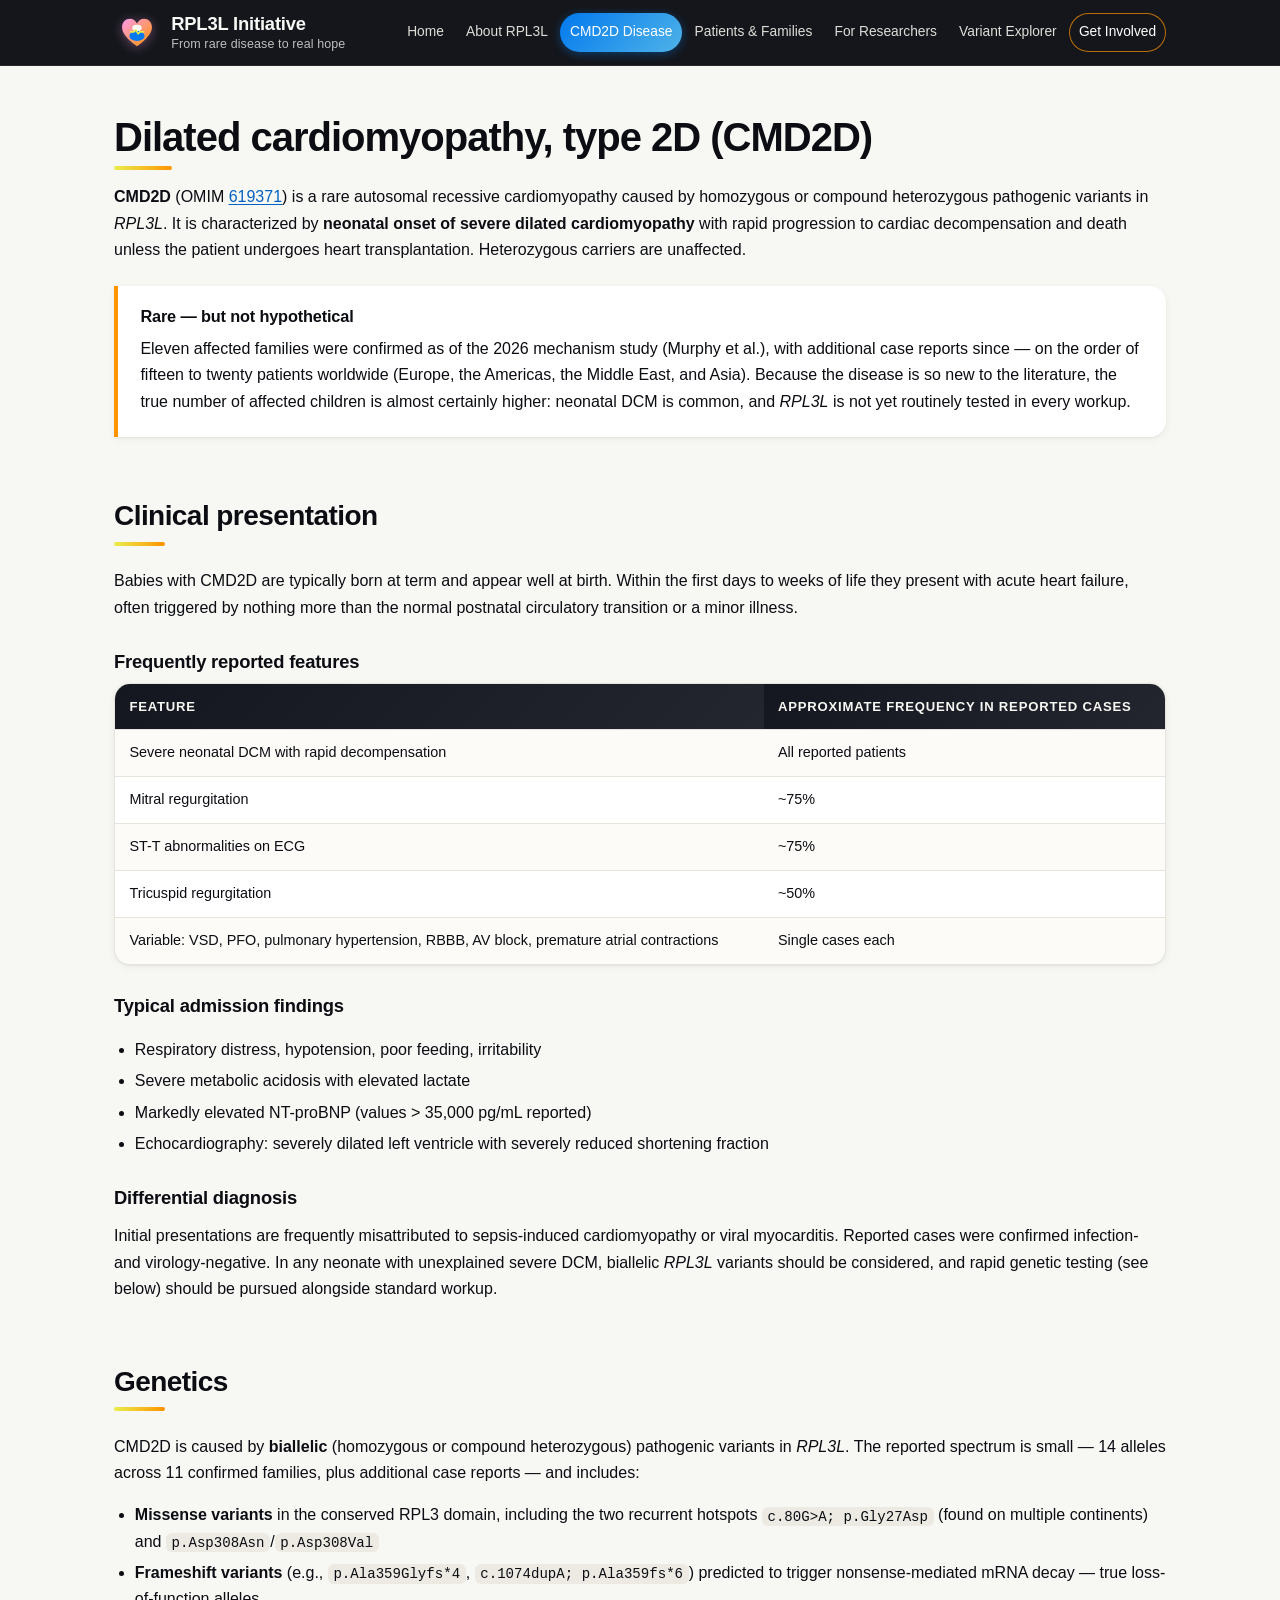
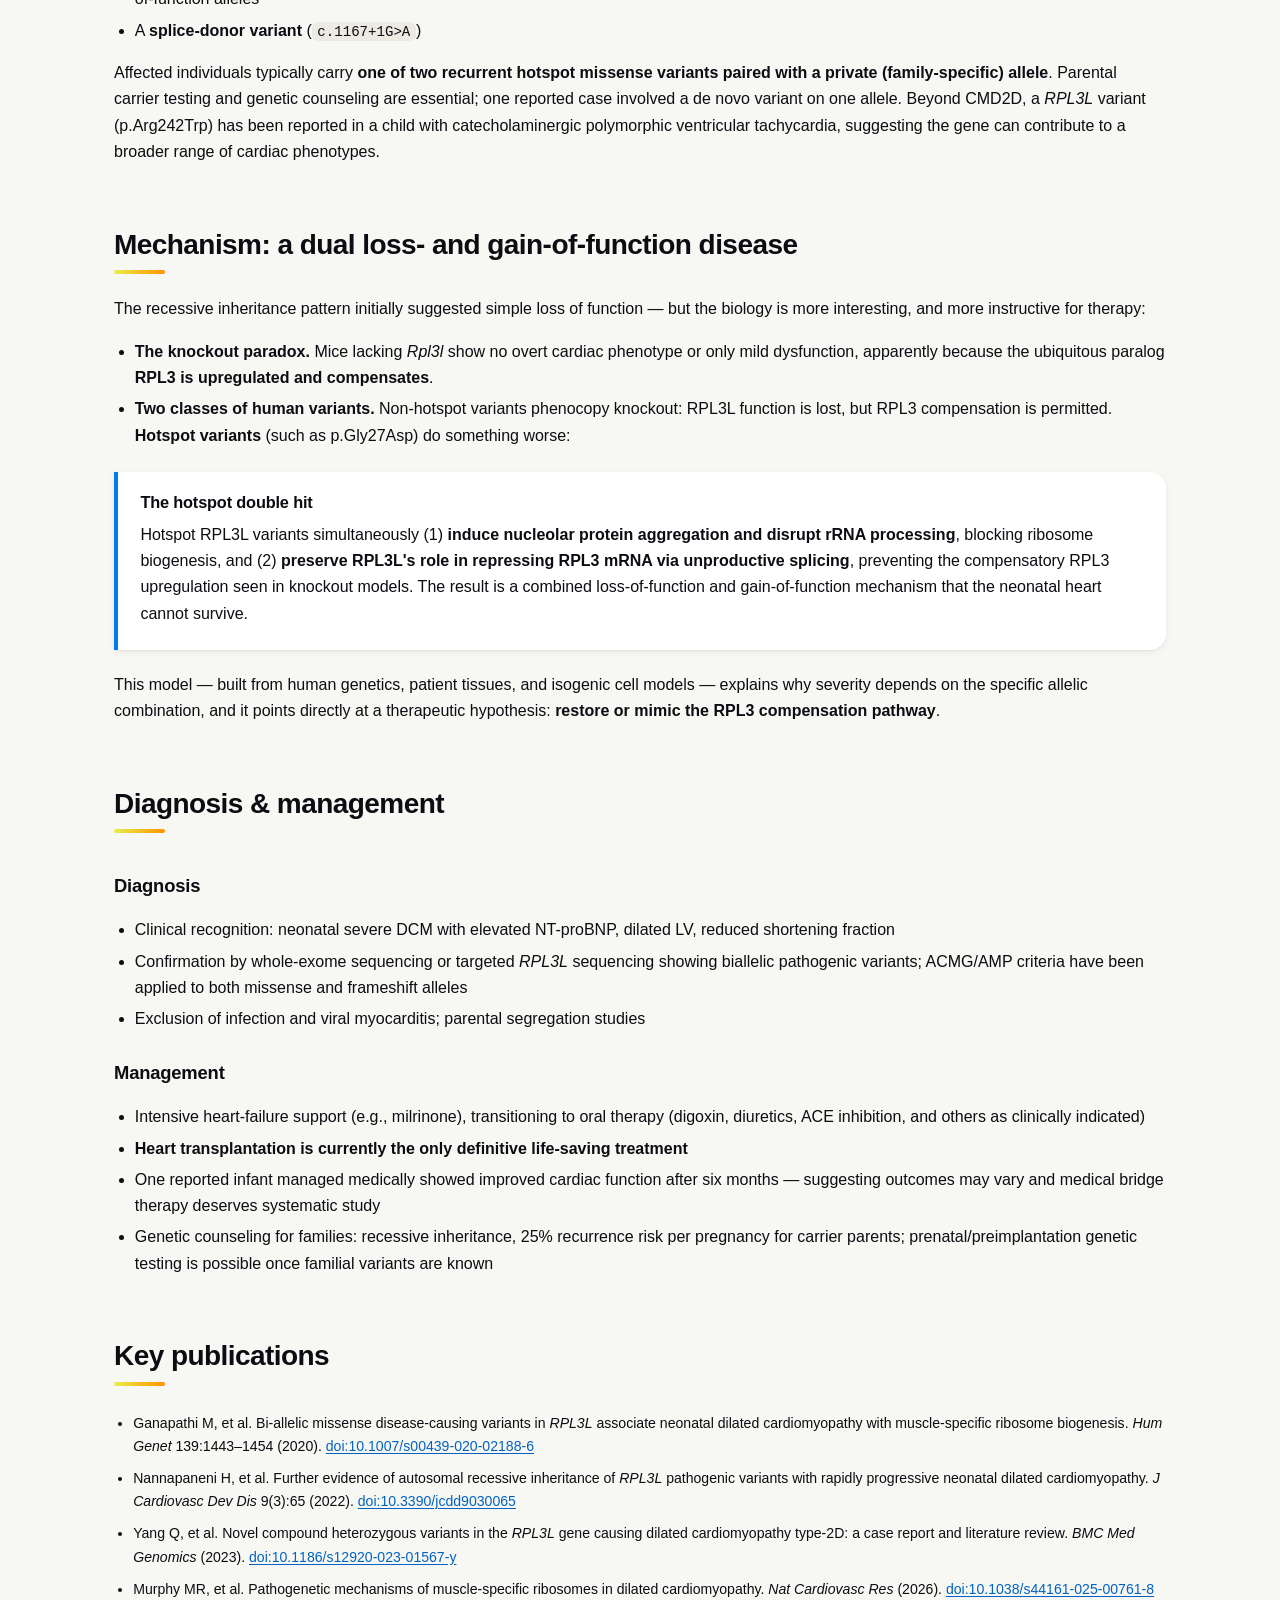
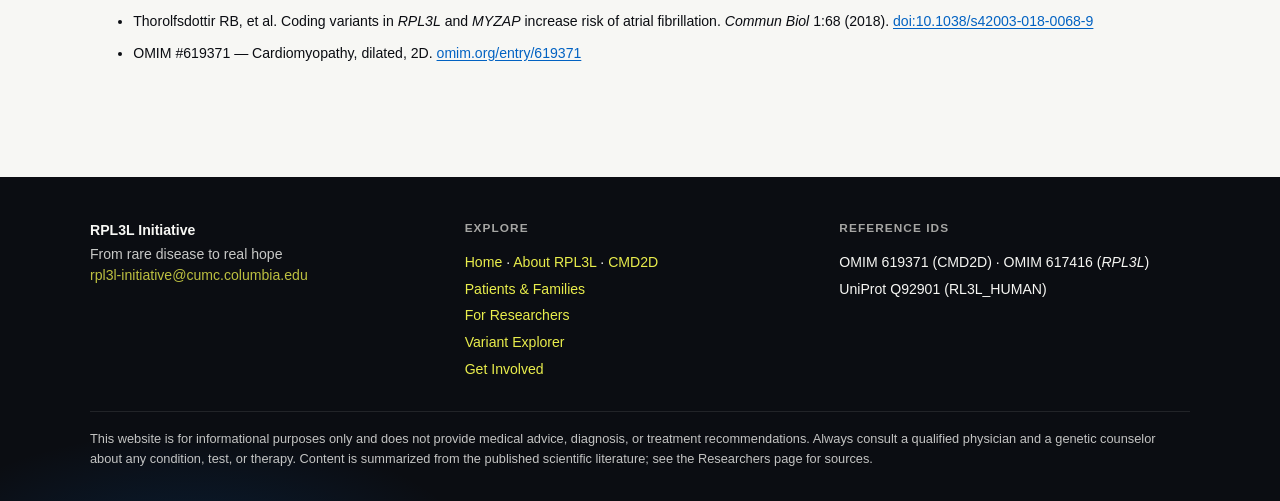
<file: cmd2d.html>
<!DOCTYPE html>
<html lang="en">
<head>
<meta charset="utf-8">
<meta name="viewport" content="width=device-width, initial-scale=1">
<title>CMD2D — Dilated Cardiomyopathy Type 2D — RPL3L Initiative</title>
<meta name="description" content="CMD2D (OMIM 619371): a severe autosomal recessive neonatal dilated cardiomyopathy caused by biallelic RPL3L variants. Clinical features, genetics, and mechanism.">
<link rel="canonical" href="https://rpl3l.org/cmd2d.html">
<meta name="theme-color" content="#0b0d12">
<meta property="og:type" content="website">
<meta property="og:site_name" content="RPL3L Initiative">
<meta property="og:url" content="https://rpl3l.org/cmd2d.html">
<meta property="og:title" content="CMD2D — Dilated Cardiomyopathy Type 2D — RPL3L Initiative">
<meta property="og:description" content="CMD2D (OMIM 619371): a severe autosomal recessive neonatal dilated cardiomyopathy caused by biallelic RPL3L variants. Clinical features, genetics, and mechanism.">
<meta name="twitter:card" content="summary">
<link rel="stylesheet" href="assets/styles.css?v=20261031b">
<link rel="icon" type="image/svg+xml" href="assets/logo.svg">
<script src="assets/site.js?v=20261031b" defer></script>
</head>
<body>
<a class="skip-link" href="#main">Skip to main content</a>

<header class="site">
  <div class="navwrap">
    <a class="brand" href="index.html" aria-label="RPL3L Initiative — home">
      <svg class="mark" viewBox="0 0 40 40" aria-hidden="true" focusable="false">
        <defs>
          <linearGradient id="heartGrad" x1="0" y1="0" x2="1" y2="1">
            <stop offset="0" stop-color="#FD9BED"/>
            <stop offset="1" stop-color="#FF9400"/>
          </linearGradient>
        </defs>
        <path d="M20 31.5 C 11.5 25.5, 7 20, 7 15 C 7 10.5, 10.3 7.5, 13.8 7.5 C 16.6 7.5, 18.9 9.2, 20 11.8 C 21.1 9.2, 23.4 7.5, 26.2 7.5 C 29.7 7.5, 33 10.5, 33 15 C 33 20, 28.5 25.5, 20 31.5 Z" fill="url(#heartGrad)"/>
        <ellipse cx="20" cy="22.5" rx="6.6" ry="4.4" fill="#0279EE"/>
        <ellipse cx="20" cy="15.6" rx="4.1" ry="2.7" fill="#FAF9F3"/>
        <path d="M14.5 19 L17.5 19 L19 17.2 L21 20.8 L22.5 19 L25.5 19" fill="none" stroke="#E9ED4C" stroke-width="1.4" stroke-linecap="round" stroke-linejoin="round"/>
      </svg>
      <span class="name">RPL3L Initiative<small>From rare disease to real hope</small></span>
    </a>
    <button class="nav-toggle" type="button" aria-expanded="false" aria-controls="site-nav">Menu</button>
    <nav class="main" id="site-nav" aria-label="Main navigation">
      <ul>
        <li><a href="index.html">Home</a></li><li><a href="about.html">About RPL3L</a></li><li><a href="cmd2d.html" aria-current="page">CMD2D Disease</a></li><li><a href="patients.html">Patients &amp; Families</a></li><li><a href="research.html">For Researchers</a></li><li><a href="explorer.html">Variant Explorer</a></li><li><a href="support.html">Get Involved</a></li>
      </ul>
    </nav>
  </div>
</header>

<main id="main">
  <section>
    <h1 class="page-title">Dilated cardiomyopathy, type 2D (CMD2D)</h1>
    <p>
      <strong>CMD2D</strong> (OMIM <a href="https://omim.org/entry/619371" target="_blank" rel="noopener">619371</a>)
      is a rare autosomal recessive cardiomyopathy caused by homozygous or compound heterozygous
      pathogenic variants in <em>RPL3L</em>. It is characterized by
      <strong>neonatal onset of severe dilated cardiomyopathy</strong> with rapid progression to cardiac
      decompensation and death unless the patient undergoes heart transplantation.
      Heterozygous carriers are unaffected.
    </p>
    <div class="callout">
      <h3>Rare — but not hypothetical</h3>
      <p>
        Eleven affected families were confirmed as of the 2026 mechanism study (Murphy et&nbsp;al.), with
        additional case reports since — on the order of fifteen to twenty patients worldwide (Europe, the
        Americas, the Middle East, and Asia). Because the disease is so new to the literature, the true
        number of affected children is almost certainly higher: neonatal DCM is common, and <em>RPL3L</em> is
        not yet routinely tested in every workup.
      </p>
    </div>
  </section>

  <section>
    <h2>Clinical presentation</h2>
    <p>
      Babies with CMD2D are typically born at term and appear well at birth. Within the first days to weeks
      of life they present with acute heart failure, often triggered by nothing more than the normal
      postnatal circulatory transition or a minor illness.
    </p>
    <h3>Frequently reported features</h3>
    <div class="table-scroll">
      <table class="data">
        <tr><th>Feature</th><th>Approximate frequency in reported cases</th></tr>
        <tr><td>Severe neonatal DCM with rapid decompensation</td><td>All reported patients</td></tr>
        <tr><td>Mitral regurgitation</td><td>~75%</td></tr>
        <tr><td>ST-T abnormalities on ECG</td><td>~75%</td></tr>
        <tr><td>Tricuspid regurgitation</td><td>~50%</td></tr>
        <tr><td>Variable: VSD, PFO, pulmonary hypertension, RBBB, AV block, premature atrial contractions</td><td>Single cases each</td></tr>
      </table>
    </div>
    <h3>Typical admission findings</h3>
    <ul>
      <li>Respiratory distress, hypotension, poor feeding, irritability</li>
      <li>Severe metabolic acidosis with elevated lactate</li>
      <li>Markedly elevated NT-proBNP (values &gt; 35,000 pg/mL reported)</li>
      <li>Echocardiography: severely dilated left ventricle with severely reduced shortening fraction</li>
    </ul>
    <h3>Differential diagnosis</h3>
    <p>
      Initial presentations are frequently misattributed to sepsis-induced cardiomyopathy or viral myocarditis.
      Reported cases were confirmed infection- and virology-negative. In any neonate with unexplained severe DCM,
      biallelic <em>RPL3L</em> variants should be considered, and rapid genetic testing (see below) should be pursued
      alongside standard workup.
    </p>
  </section>

  <section>
    <h2>Genetics</h2>
    <p>
      CMD2D is caused by <strong>biallelic</strong> (homozygous or compound heterozygous) pathogenic variants in
      <em>RPL3L</em>. The reported spectrum is small — 14 alleles across 11 confirmed families, plus
      additional case reports — and includes:
    </p>
    <ul>
      <li><strong>Missense variants</strong> in the conserved RPL3 domain, including the two recurrent hotspots
          <code>c.80G&gt;A; p.Gly27Asp</code> (found on multiple continents) and
          <code>p.Asp308Asn</code>/<code>p.Asp308Val</code></li>
      <li><strong>Frameshift variants</strong> (e.g., <code>p.Ala359Glyfs*4</code>, <code>c.1074dupA; p.Ala359fs*6</code>)
          predicted to trigger nonsense-mediated mRNA decay — true loss-of-function alleles</li>
      <li>A <strong>splice-donor variant</strong> (<code>c.1167+1G&gt;A</code>)</li>
    </ul>
    <p>
      Affected individuals typically carry <strong>one of two recurrent hotspot missense variants paired with a
      private (family-specific) allele</strong>. Parental carrier testing and genetic counseling are essential;
      one reported case involved a de novo variant on one allele. Beyond CMD2D, a <em>RPL3L</em> variant
      (p.Arg242Trp) has been reported in a child with catecholaminergic polymorphic ventricular tachycardia,
      suggesting the gene can contribute to a broader range of cardiac phenotypes.
    </p>
  </section>

  <section id="mechanism">
    <h2>Mechanism: a dual loss- and gain-of-function disease</h2>
    <p>
      The recessive inheritance pattern initially suggested simple loss of function — but the biology is more
      interesting, and more instructive for therapy:
    </p>
    <ul>
      <li>
        <strong>The knockout paradox.</strong> Mice lacking <em>Rpl3l</em> show no overt cardiac phenotype or only
        mild dysfunction, apparently because the ubiquitous paralog <strong>RPL3 is upregulated and compensates</strong>.
      </li>
      <li>
        <strong>Two classes of human variants.</strong> Non-hotspot variants phenocopy knockout: RPL3L function is
        lost, but RPL3 compensation is permitted. <strong>Hotspot variants</strong> (such as p.Gly27Asp) do something worse:
      </li>
    </ul>
    <div class="callout blue">
      <h3>The hotspot double hit</h3>
      <p>
        Hotspot RPL3L variants simultaneously (1) <strong>induce nucleolar protein aggregation and disrupt rRNA
        processing</strong>, blocking ribosome biogenesis, and (2) <strong>preserve RPL3L's role in repressing RPL3
        mRNA via unproductive splicing</strong>, preventing the compensatory RPL3 upregulation seen in knockout models.
        The result is a combined loss-of-function and gain-of-function mechanism that the neonatal heart cannot survive.
      </p>
    </div>
    <p>
      This model — built from human genetics, patient tissues, and isogenic cell models — explains why severity
      depends on the specific allelic combination, and it points directly at a therapeutic hypothesis:
      <strong>restore or mimic the RPL3 compensation pathway</strong>.
    </p>
  </section>

  <section>
    <h2>Diagnosis &amp; management</h2>
    <h3>Diagnosis</h3>
    <ul>
      <li>Clinical recognition: neonatal severe DCM with elevated NT-proBNP, dilated LV, reduced shortening fraction</li>
      <li>Confirmation by whole-exome sequencing or targeted <em>RPL3L</em> sequencing showing biallelic pathogenic variants; ACMG/AMP criteria have been applied to both missense and frameshift alleles</li>
      <li>Exclusion of infection and viral myocarditis; parental segregation studies</li>
    </ul>
    <h3>Management</h3>
    <ul>
      <li>Intensive heart-failure support (e.g., milrinone), transitioning to oral therapy (digoxin, diuretics, ACE inhibition, and others as clinically indicated)</li>
      <li><strong>Heart transplantation is currently the only definitive life-saving treatment</strong></li>
      <li>One reported infant managed medically showed improved cardiac function after six months — suggesting outcomes may vary and medical bridge therapy deserves systematic study</li>
      <li>Genetic counseling for families: recessive inheritance, 25% recurrence risk per pregnancy for carrier parents; prenatal/preimplantation genetic testing is possible once familial variants are known</li>
    </ul>
  </section>

  <section>
    <h2>Key publications</h2>
    <ul class="reflist">
      <li>Ganapathi M, et al. Bi-allelic missense disease-causing variants in <em>RPL3L</em> associate neonatal dilated cardiomyopathy with muscle-specific ribosome biogenesis. <em>Hum Genet</em> 139:1443–1454 (2020). <a href="https://doi.org/10.1007/s00439-020-02188-6" target="_blank" rel="noopener">doi:10.1007/s00439-020-02188-6</a></li>
      <li>Nannapaneni H, et al. Further evidence of autosomal recessive inheritance of <em>RPL3L</em> pathogenic variants with rapidly progressive neonatal dilated cardiomyopathy. <em>J Cardiovasc Dev Dis</em> 9(3):65 (2022). <a href="https://doi.org/10.3390/jcdd9030065" target="_blank" rel="noopener">doi:10.3390/jcdd9030065</a></li>
      <li>Yang Q, et al. Novel compound heterozygous variants in the <em>RPL3L</em> gene causing dilated cardiomyopathy type-2D: a case report and literature review. <em>BMC Med Genomics</em> (2023). <a href="https://doi.org/10.1186/s12920-023-01567-y" target="_blank" rel="noopener">doi:10.1186/s12920-023-01567-y</a></li>
      <li>Murphy MR, et al. Pathogenetic mechanisms of muscle-specific ribosomes in dilated cardiomyopathy. <em>Nat Cardiovasc Res</em> (2026). <a href="https://doi.org/10.1038/s44161-025-00761-8" target="_blank" rel="noopener">doi:10.1038/s44161-025-00761-8</a></li>
      <li>Thorolfsdottir RB, et al. Coding variants in <em>RPL3L</em> and <em>MYZAP</em> increase risk of atrial fibrillation. <em>Commun Biol</em> 1:68 (2018). <a href="https://doi.org/10.1038/s42003-018-0068-9" target="_blank" rel="noopener">doi:10.1038/s42003-018-0068-9</a></li>
      <li>OMIM #619371 — Cardiomyopathy, dilated, 2D. <a href="https://omim.org/entry/619371" target="_blank" rel="noopener">omim.org/entry/619371</a></li>
    </ul>
  </section>
</main>

<footer class="site">
  <div class="inner">
    <div>
      <strong>RPL3L Initiative</strong>
      <div class="tagline">From rare disease to real hope</div>
      <div class="tagline"><a href="mailto:rpl3l-initiative@cumc.columbia.edu">rpl3l-initiative@cumc.columbia.edu</a></div>
    </div>
    <div>
      <h4>Explore</h4>
      <a href="index.html">Home</a> · <a href="about.html">About RPL3L</a> · <a href="cmd2d.html">CMD2D</a><br>
      <a href="patients.html">Patients &amp; Families</a><br>
      <a href="research.html">For Researchers</a><br>
      <a href="explorer.html">Variant Explorer</a><br>
      <a href="support.html">Get Involved</a>
    </div>
    <div>
      <h4>Reference IDs</h4>
      OMIM 619371 (CMD2D) · OMIM 617416 (<em>RPL3L</em>)<br>
      UniProt Q92901 (RL3L_HUMAN)
    </div>
  </div>
  <div class="disclaimer">
    This website is for informational purposes only and does not provide medical advice, diagnosis, or treatment
    recommendations. Always consult a qualified physician and a genetic counselor about any condition, test, or
    therapy. Content is summarized from the published scientific literature; see the Researchers page for sources.
  </div>
</footer>

</body>
</html>
</file>
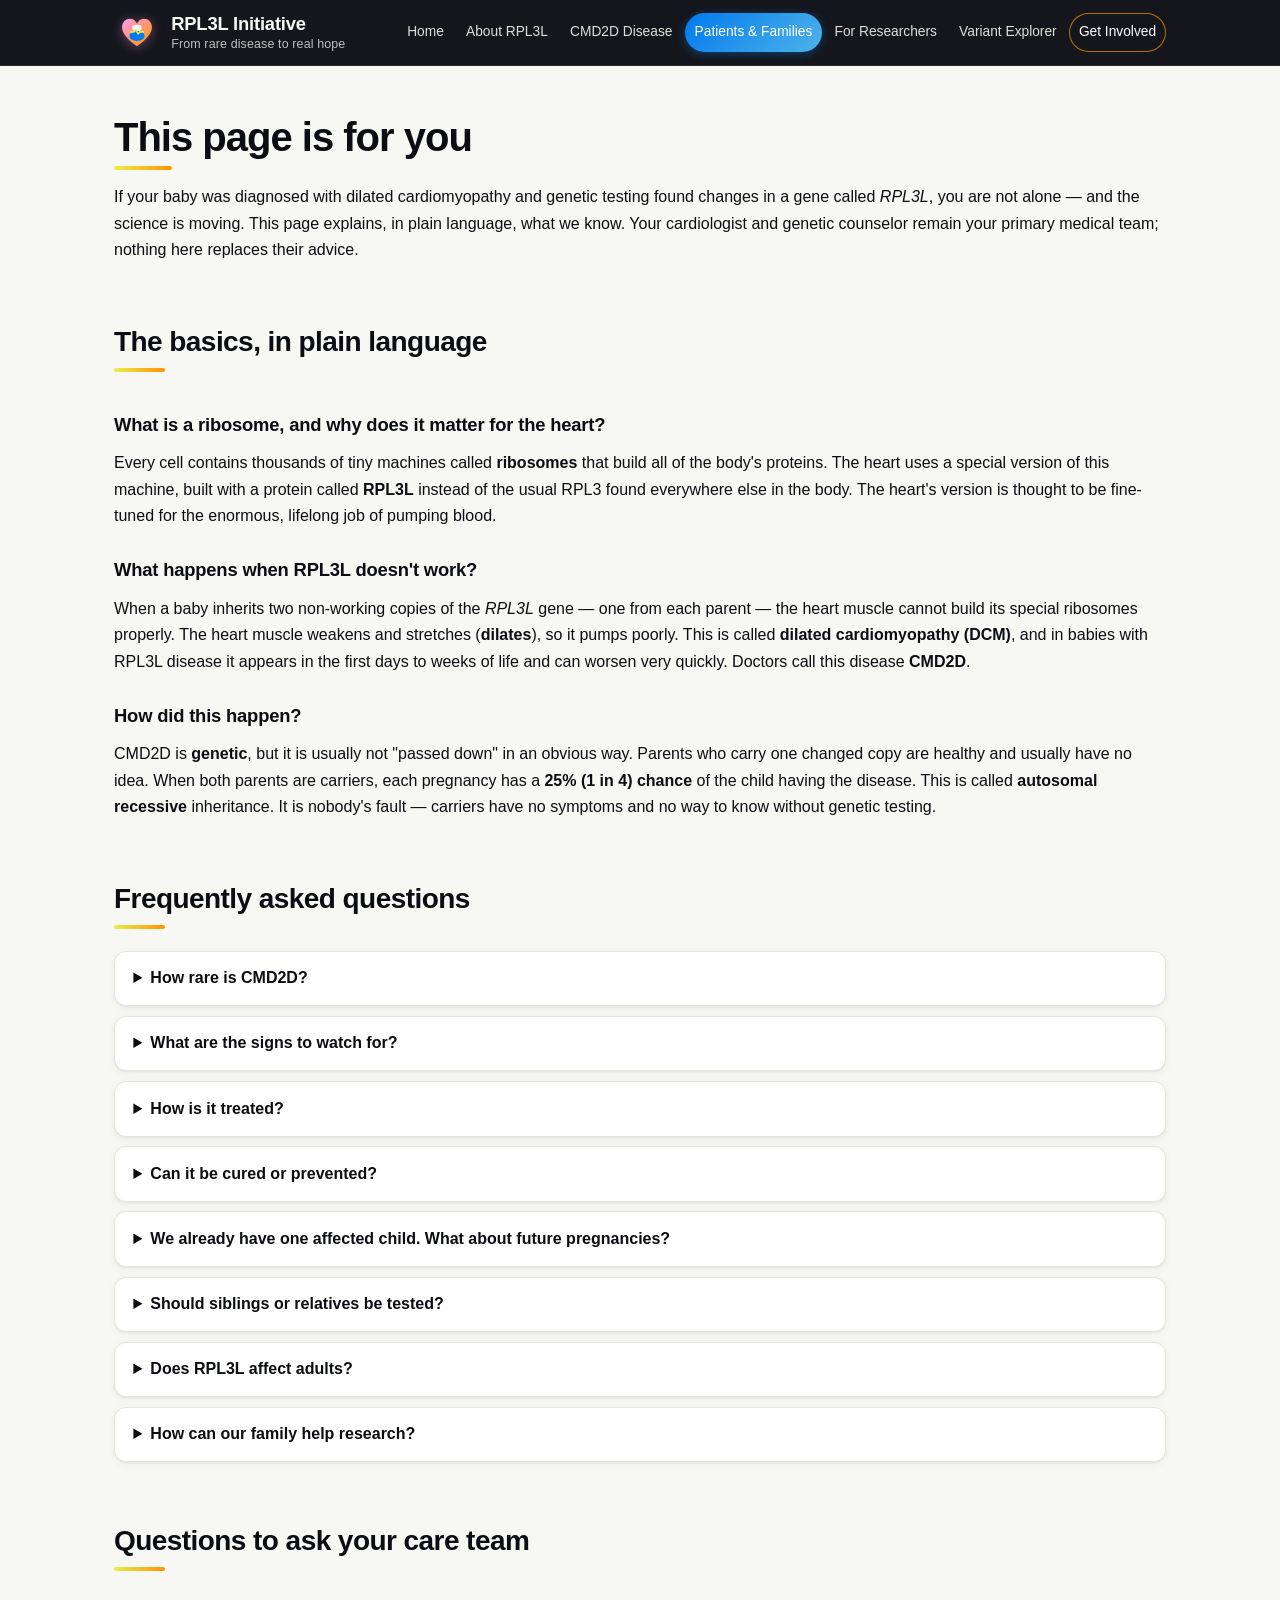
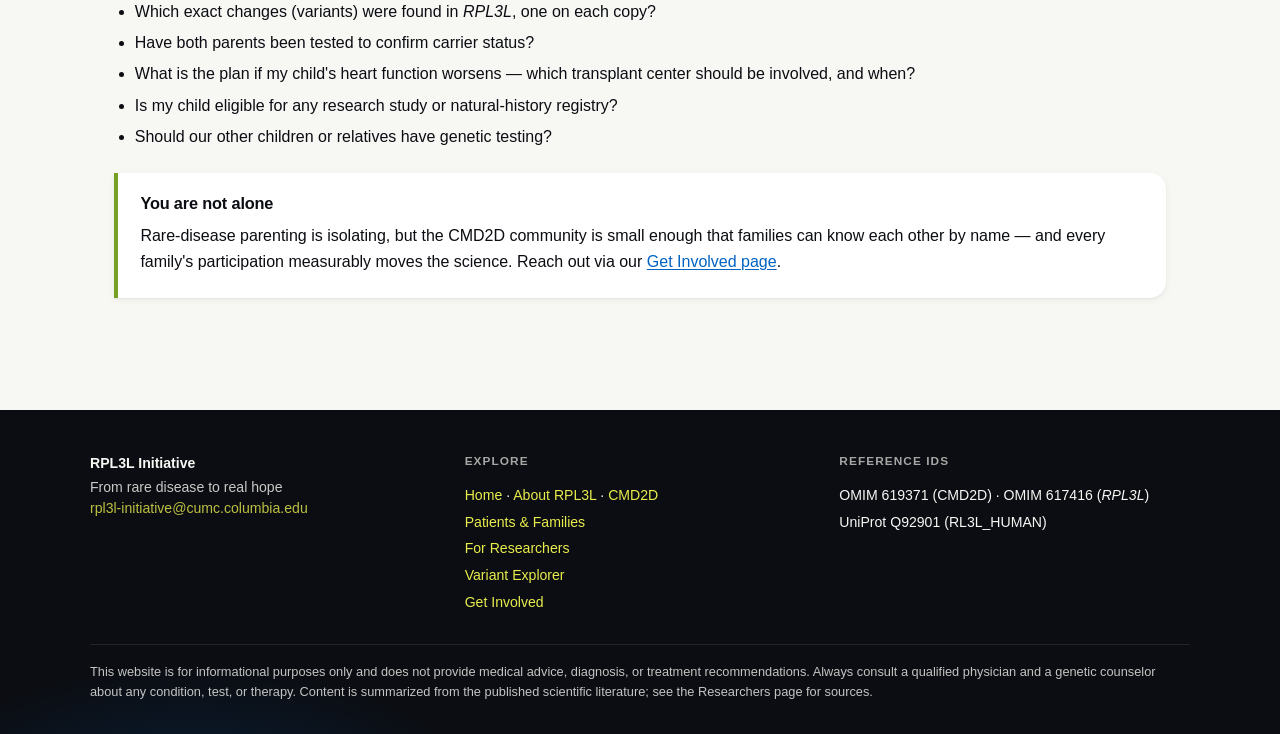
<file: patients.html>
<!DOCTYPE html>
<html lang="en">
<head>
<meta charset="utf-8">
<meta name="viewport" content="width=device-width, initial-scale=1">
<title>For Patients &amp; Families — RPL3L Initiative</title>
<meta name="description" content="Plain-language information for families affected by RPL3L variants and CMD2D: what the gene does, what the disease means, testing, treatment, and support.">
<link rel="canonical" href="https://rpl3l.org/patients.html">
<meta name="theme-color" content="#0b0d12">
<meta property="og:type" content="website">
<meta property="og:site_name" content="RPL3L Initiative">
<meta property="og:url" content="https://rpl3l.org/patients.html">
<meta property="og:title" content="For Patients &amp; Families — RPL3L Initiative">
<meta property="og:description" content="Plain-language information for families affected by RPL3L variants and CMD2D: what the gene does, what the disease means, testing, treatment, and support.">
<meta name="twitter:card" content="summary">
<link rel="stylesheet" href="assets/styles.css?v=20261031b">
<link rel="icon" type="image/svg+xml" href="assets/logo.svg">
<script src="assets/site.js?v=20261031b" defer></script>
</head>
<body>
<a class="skip-link" href="#main">Skip to main content</a>

<header class="site">
  <div class="navwrap">
    <a class="brand" href="index.html" aria-label="RPL3L Initiative — home">
      <svg class="mark" viewBox="0 0 40 40" aria-hidden="true" focusable="false">
        <defs>
          <linearGradient id="heartGrad" x1="0" y1="0" x2="1" y2="1">
            <stop offset="0" stop-color="#FD9BED"/>
            <stop offset="1" stop-color="#FF9400"/>
          </linearGradient>
        </defs>
        <path d="M20 31.5 C 11.5 25.5, 7 20, 7 15 C 7 10.5, 10.3 7.5, 13.8 7.5 C 16.6 7.5, 18.9 9.2, 20 11.8 C 21.1 9.2, 23.4 7.5, 26.2 7.5 C 29.7 7.5, 33 10.5, 33 15 C 33 20, 28.5 25.5, 20 31.5 Z" fill="url(#heartGrad)"/>
        <ellipse cx="20" cy="22.5" rx="6.6" ry="4.4" fill="#0279EE"/>
        <ellipse cx="20" cy="15.6" rx="4.1" ry="2.7" fill="#FAF9F3"/>
        <path d="M14.5 19 L17.5 19 L19 17.2 L21 20.8 L22.5 19 L25.5 19" fill="none" stroke="#E9ED4C" stroke-width="1.4" stroke-linecap="round" stroke-linejoin="round"/>
      </svg>
      <span class="name">RPL3L Initiative<small>From rare disease to real hope</small></span>
    </a>
    <button class="nav-toggle" type="button" aria-expanded="false" aria-controls="site-nav">Menu</button>
    <nav class="main" id="site-nav" aria-label="Main navigation">
      <ul>
        <li><a href="index.html">Home</a></li><li><a href="about.html">About RPL3L</a></li><li><a href="cmd2d.html">CMD2D Disease</a></li><li><a href="patients.html" aria-current="page">Patients &amp; Families</a></li><li><a href="research.html">For Researchers</a></li><li><a href="explorer.html">Variant Explorer</a></li><li><a href="support.html">Get Involved</a></li>
      </ul>
    </nav>
  </div>
</header>

<main id="main">
  <section>
    <h1 class="page-title">This page is for you</h1>
    <p>
      If your baby was diagnosed with dilated cardiomyopathy and genetic testing found changes in a gene called
      <em>RPL3L</em>, you are not alone — and the science is moving. This page explains, in plain language, what
      we know. Your cardiologist and genetic counselor remain your primary medical team; nothing here replaces
      their advice.
    </p>
  </section>

  <section>
    <h2>The basics, in plain language</h2>
    <h3>What is a ribosome, and why does it matter for the heart?</h3>
    <p>
      Every cell contains thousands of tiny machines called <strong>ribosomes</strong> that build all of the
      body's proteins. The heart uses a special version of this machine, built with a protein called
      <strong>RPL3L</strong> instead of the usual RPL3 found everywhere else in the body. The heart's version
      is thought to be fine-tuned for the enormous, lifelong job of pumping blood.
    </p>
    <h3>What happens when RPL3L doesn't work?</h3>
    <p>
      When a baby inherits two non-working copies of the <em>RPL3L</em> gene — one from each parent — the heart
      muscle cannot build its special ribosomes properly. The heart muscle weakens and stretches
      (<strong>dilates</strong>), so it pumps poorly. This is called <strong>dilated cardiomyopathy (DCM)</strong>,
      and in babies with RPL3L disease it appears in the first days to weeks of life and can worsen very quickly.
      Doctors call this disease <strong>CMD2D</strong>.
    </p>
    <h3>How did this happen?</h3>
    <p>
      CMD2D is <strong>genetic</strong>, but it is usually not "passed down" in an obvious way. Parents who carry
      one changed copy are healthy and usually have no idea. When both parents are carriers, each pregnancy has a
      <strong>25% (1 in 4) chance</strong> of the child having the disease. This is called
      <strong>autosomal recessive</strong> inheritance. It is nobody's fault — carriers have no symptoms and no way
      to know without genetic testing.
    </p>
  </section>

  <section>
    <h2>Frequently asked questions</h2>

    <details>
      <summary>How rare is CMD2D?</summary>
      <p>Very rare. Only about a dozen families worldwide have been reported in the medical literature since 2020.
      Many experts believe it is under-diagnosed: some babies with neonatal heart failure are never tested for
      <em>RPL3L</em>. If your family has this diagnosis, you are among the first families known to science —
      which also means your participation in research is unusually valuable.</p>
    </details>

    <details>
      <summary>What are the signs to watch for?</summary>
      <p>Babies with CMD2D typically become suddenly unwell in the first month of life: fast breathing, poor
      feeding, sweating, irritability, pale or bluish skin, and extreme sleepiness. These are emergencies.
      If a baby with known <em>RPL3L</em> risk shows these signs, go to the emergency department immediately
      and tell the team about the genetic diagnosis.</p>
    </details>

    <details>
      <summary>How is it treated?</summary>
      <p>Doctors use heart-failure medicines to support the heart — intravenous medicines in hospital
      (such as milrinone) and then oral medicines (such as digoxin, diuretics, and blood-pressure medicines).
      For the most severe cases, <strong>heart transplantation</strong> is currently the only definitive
      treatment. At least one reported baby improved substantially on medicines alone over six months, so
      outcomes can vary — discuss your child's specific situation with their cardiologist.</p>
    </details>

    <details>
      <summary>Can it be cured or prevented?</summary>
      <p>There is no cure yet. But the underlying biology is unusually promising: scientists know that a
      related protein, RPL3, can step in for RPL3L when given the chance. Learning how to switch on that
      backup system is one of the most promising research directions — and one of the reasons this
      initiative exists.</p>
    </details>

    <details>
      <summary>We already have one affected child. What about future pregnancies?</summary>
      <p>Once the family's variants are known, parents can pursue <strong>genetic counseling</strong> about
      options including prenatal testing and preimplantation genetic testing (testing embryos during IVF).
      Because one reported case involved a change that arose newly in the child (not present in either parent),
      targeted testing of both parents is an important first step.</p>
    </details>

    <details>
      <summary>Should siblings or relatives be tested?</summary>
      <p>Yes — siblings of an affected child have a 25% chance of being affected and a 50% chance of being an
      unaffected carrier. A genetic counselor can arrange testing. Adult relatives who are carriers are healthy,
      but they may want to know for family planning.</p>
    </details>

    <details>
      <summary>Does RPL3L affect adults?</summary>
      <p>People with only one changed copy (carriers) are healthy. Interestingly, large population studies have
      linked certain <em>RPL3L</em> variants to a somewhat higher risk of an irregular heartbeat called
      <strong>atrial fibrillation</strong> in adults. This is an active area of research and something to mention
      to your doctor if there is a family history.</p>
    </details>

    <details>
      <summary>How can our family help research?</summary>
      <p>Register your interest through our <a href="support.html">contact page</a>. With so few known families,
      every single patient's cells, data, and story can change the field. We will connect you with clinicians
      and researchers studying RPL3L.</p>
    </details>
  </section>

  <section>
    <h2>Questions to ask your care team</h2>
    <ul>
      <li>Which exact changes (variants) were found in <em>RPL3L</em>, one on each copy?</li>
      <li>Have both parents been tested to confirm carrier status?</li>
      <li>What is the plan if my child's heart function worsens — which transplant center should be involved, and when?</li>
      <li>Is my child eligible for any research study or natural-history registry?</li>
      <li>Should our other children or relatives have genetic testing?</li>
    </ul>
    <div class="callout green">
      <h3>You are not alone</h3>
      <p>Rare-disease parenting is isolating, but the CMD2D community is small enough that families can know
      each other by name — and every family's participation measurably moves the science. Reach out via our
      <a href="support.html">Get Involved page</a>.</p>
    </div>
  </section>
</main>

<footer class="site">
  <div class="inner">
    <div>
      <strong>RPL3L Initiative</strong>
      <div class="tagline">From rare disease to real hope</div>
      <div class="tagline"><a href="mailto:rpl3l-initiative@cumc.columbia.edu">rpl3l-initiative@cumc.columbia.edu</a></div>
    </div>
    <div>
      <h4>Explore</h4>
      <a href="index.html">Home</a> · <a href="about.html">About RPL3L</a> · <a href="cmd2d.html">CMD2D</a><br>
      <a href="patients.html">Patients &amp; Families</a><br>
      <a href="research.html">For Researchers</a><br>
      <a href="explorer.html">Variant Explorer</a><br>
      <a href="support.html">Get Involved</a>
    </div>
    <div>
      <h4>Reference IDs</h4>
      OMIM 619371 (CMD2D) · OMIM 617416 (<em>RPL3L</em>)<br>
      UniProt Q92901 (RL3L_HUMAN)
    </div>
  </div>
  <div class="disclaimer">
    This website is for informational purposes only and does not provide medical advice, diagnosis, or treatment
    recommendations. Always consult a qualified physician and a genetic counselor about any condition, test, or
    therapy. Content is summarized from the published scientific literature; see the Researchers page for sources.
  </div>
</footer>

</body>
</html>
</file>
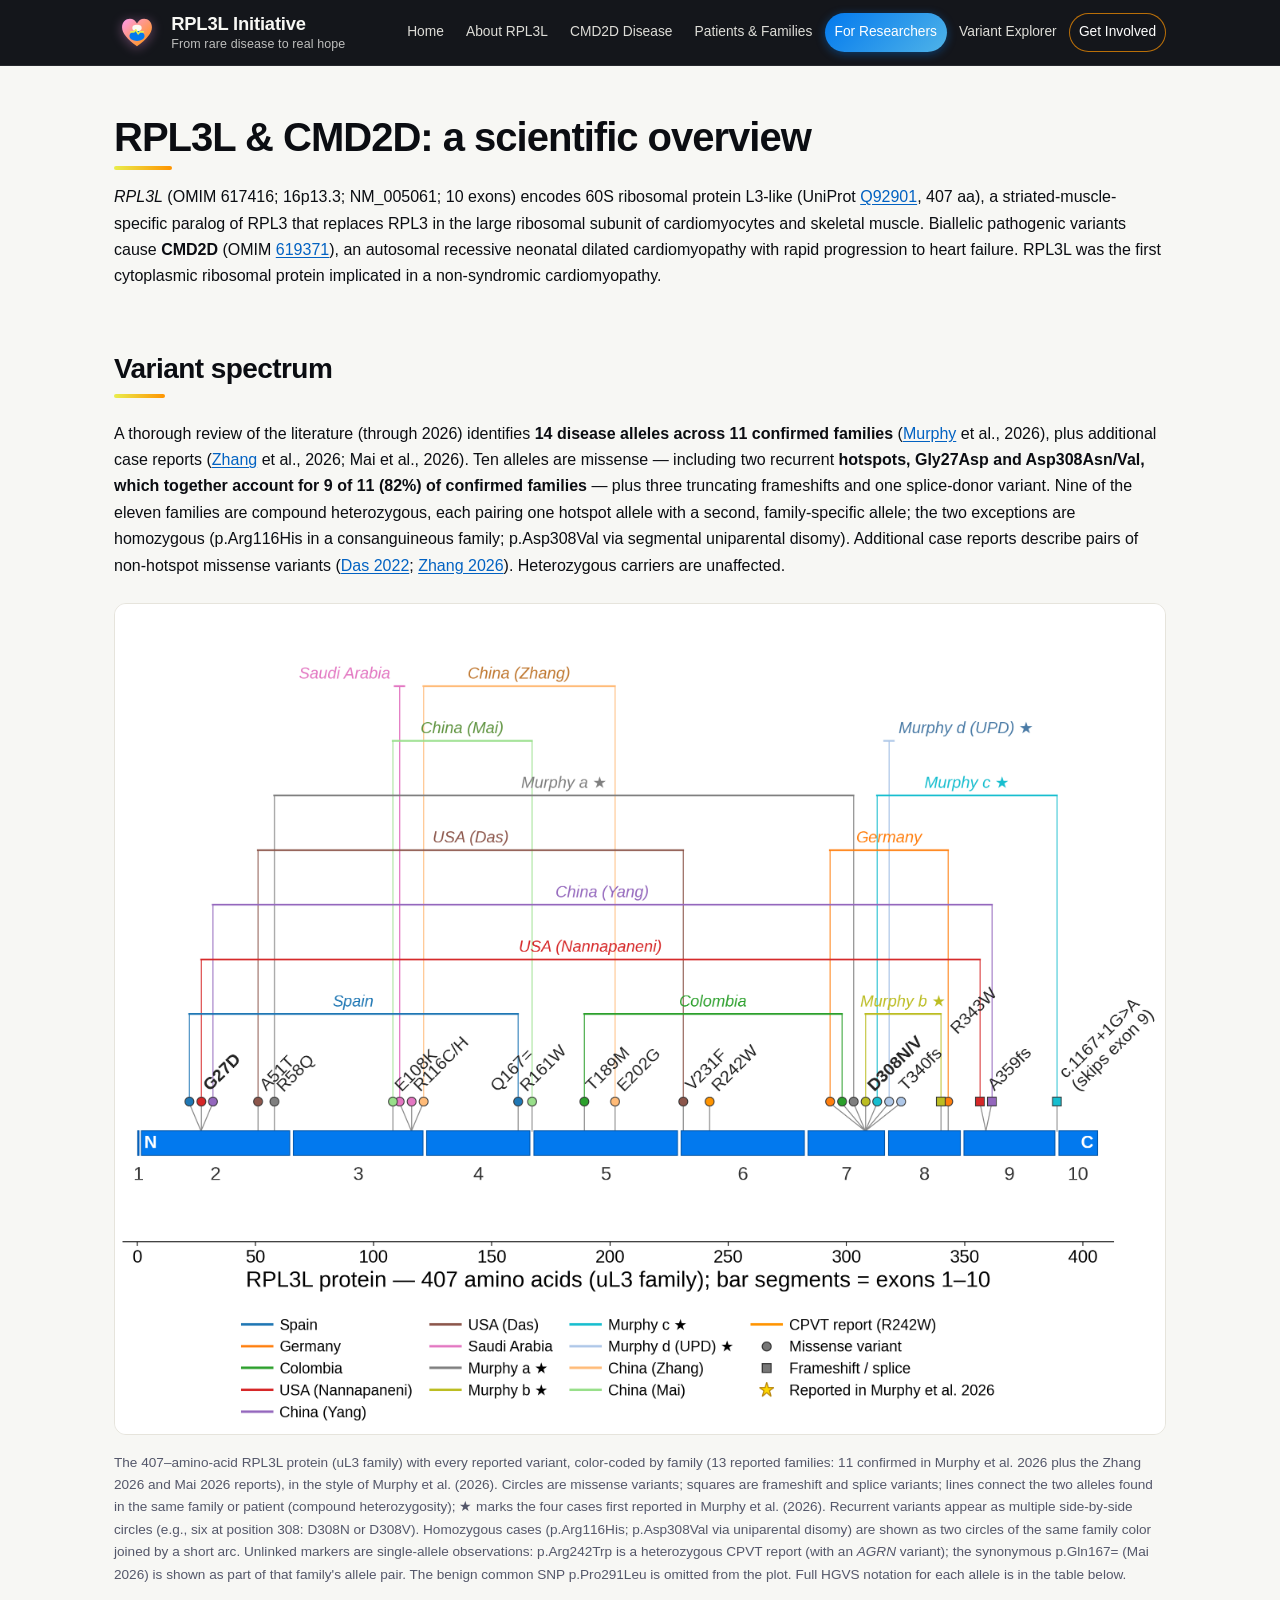
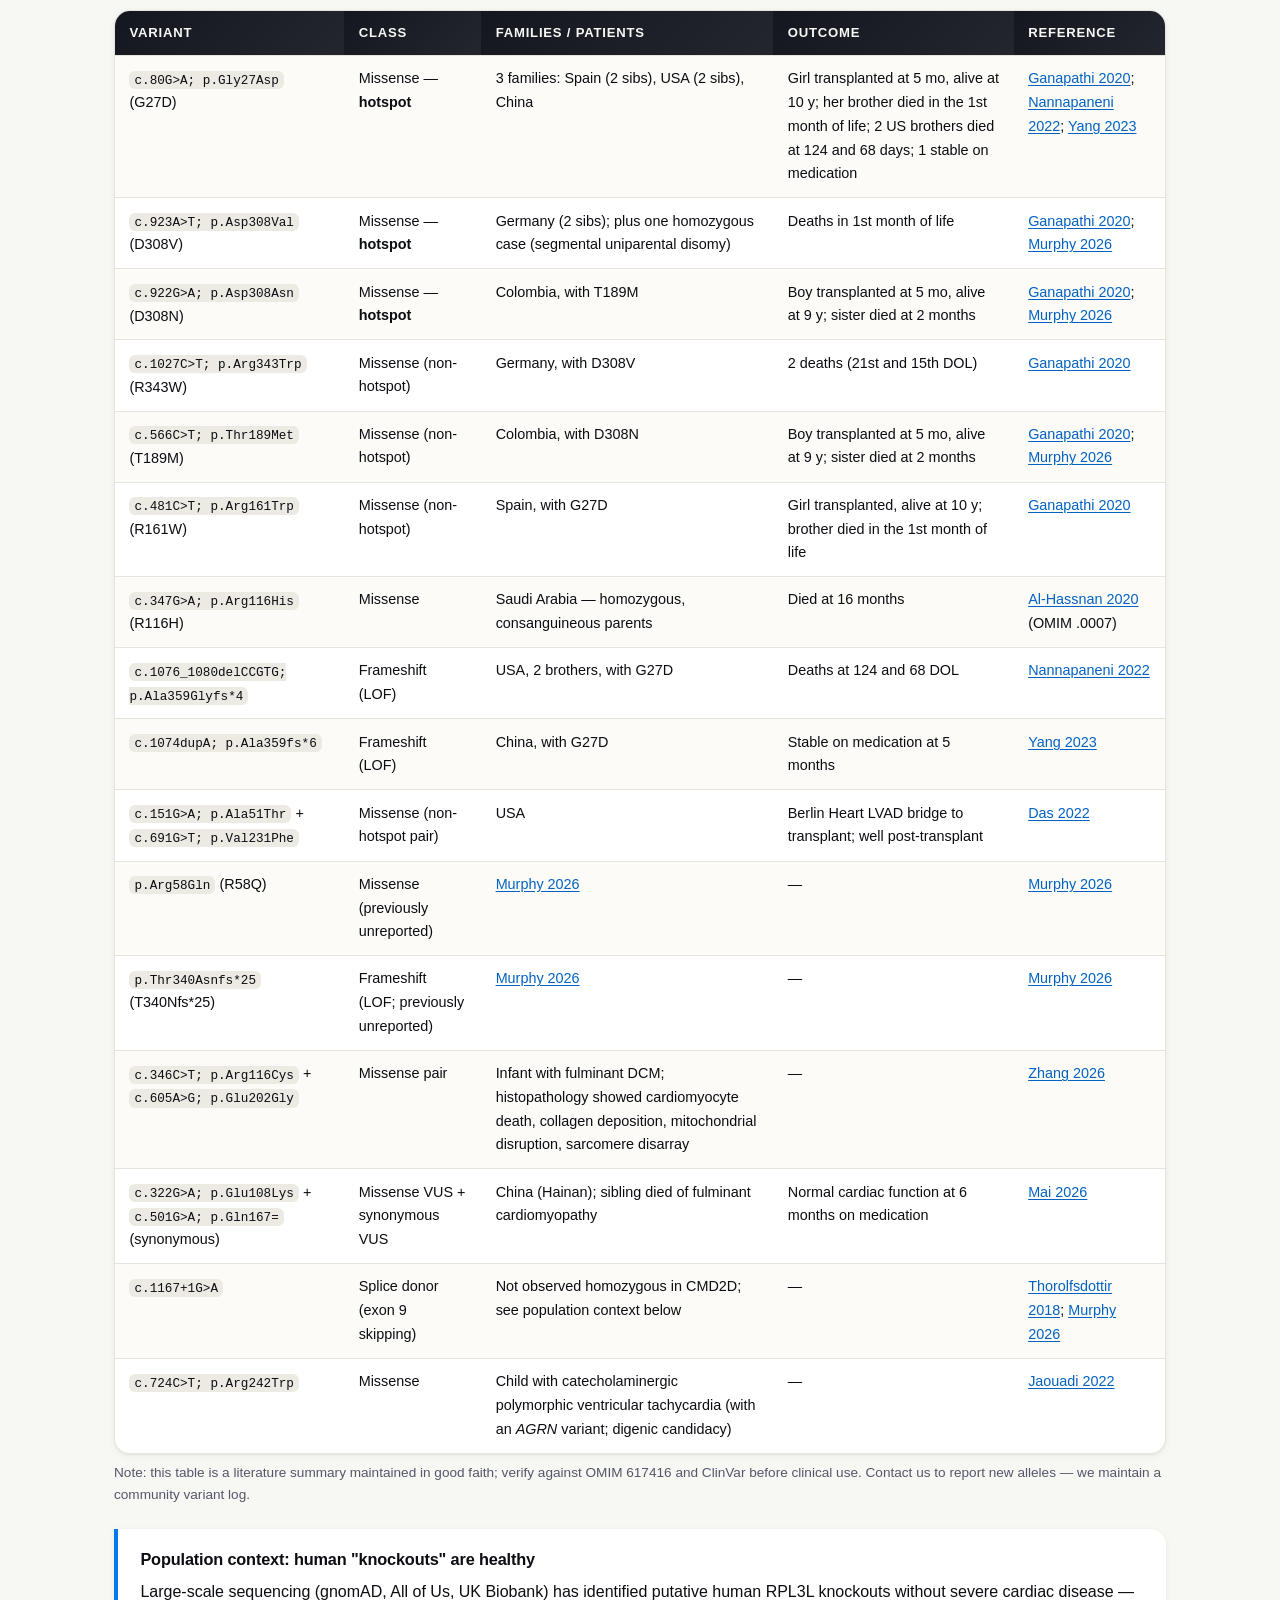
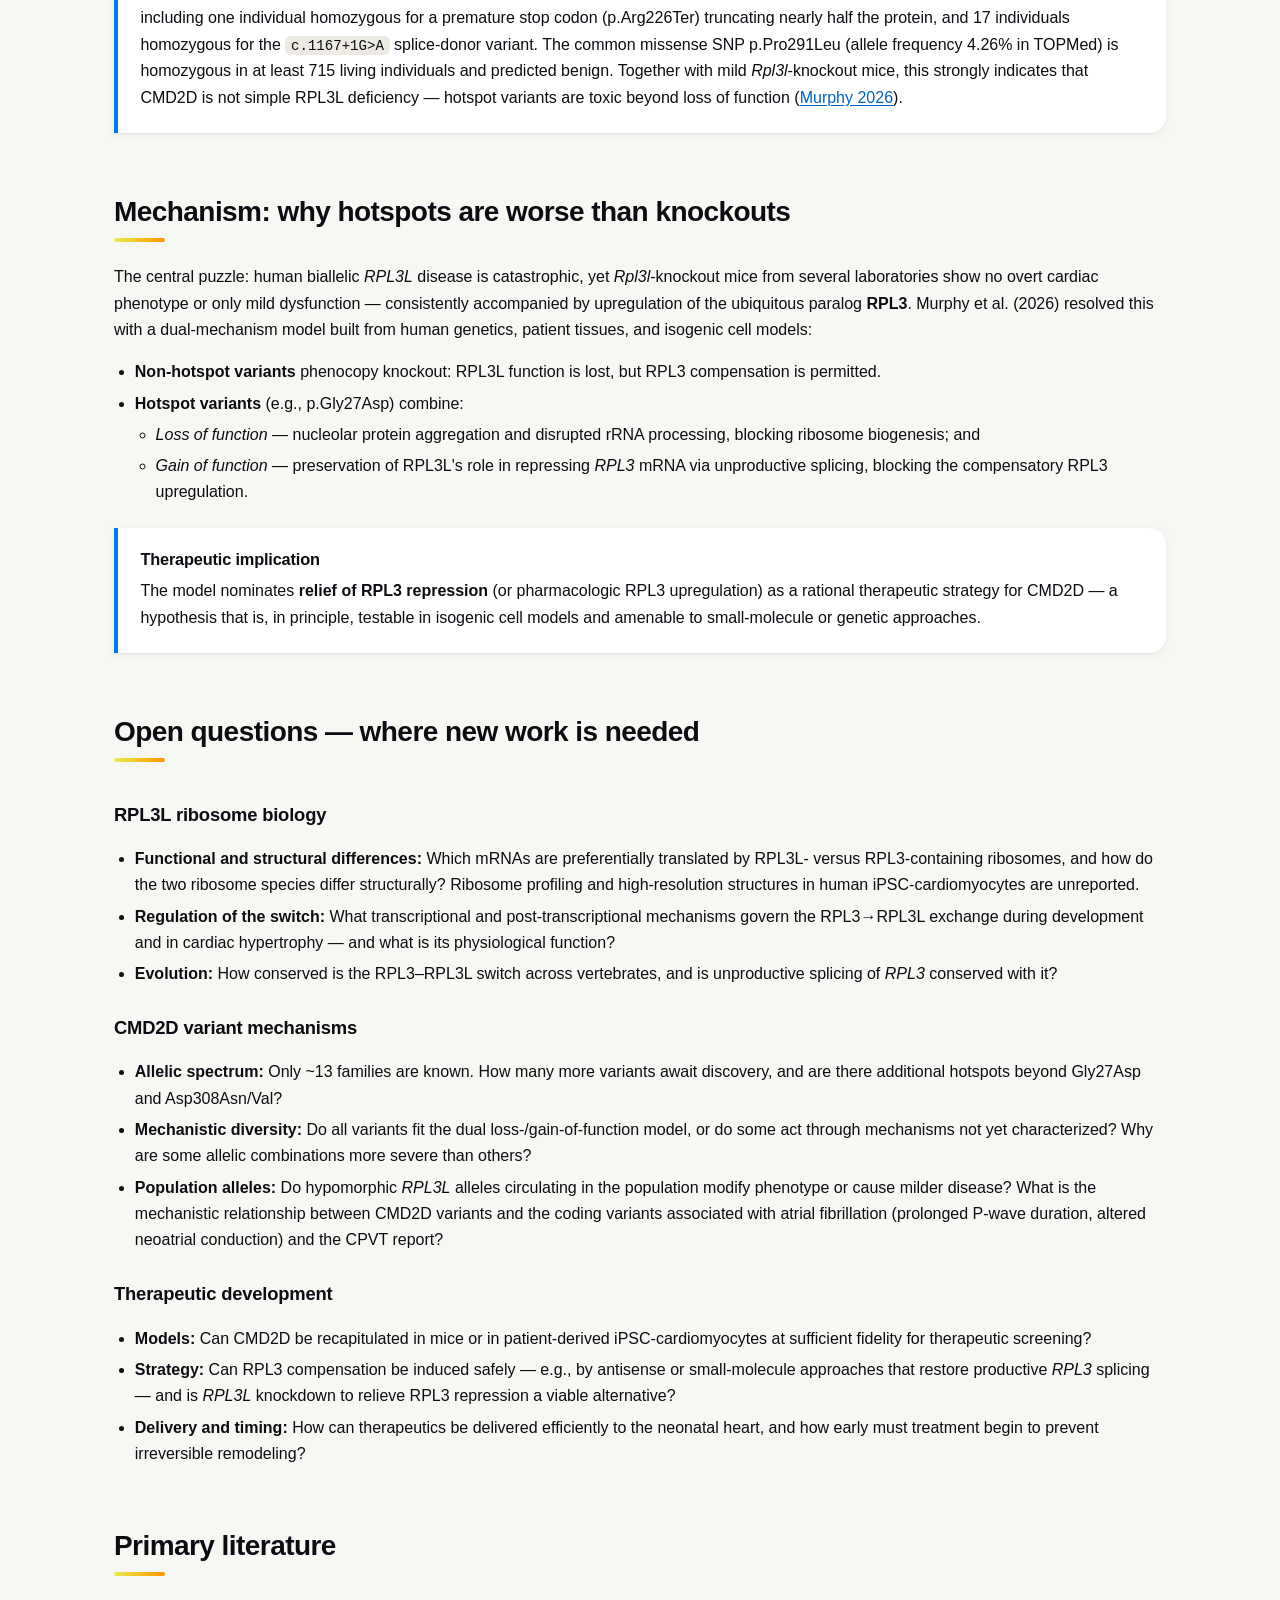
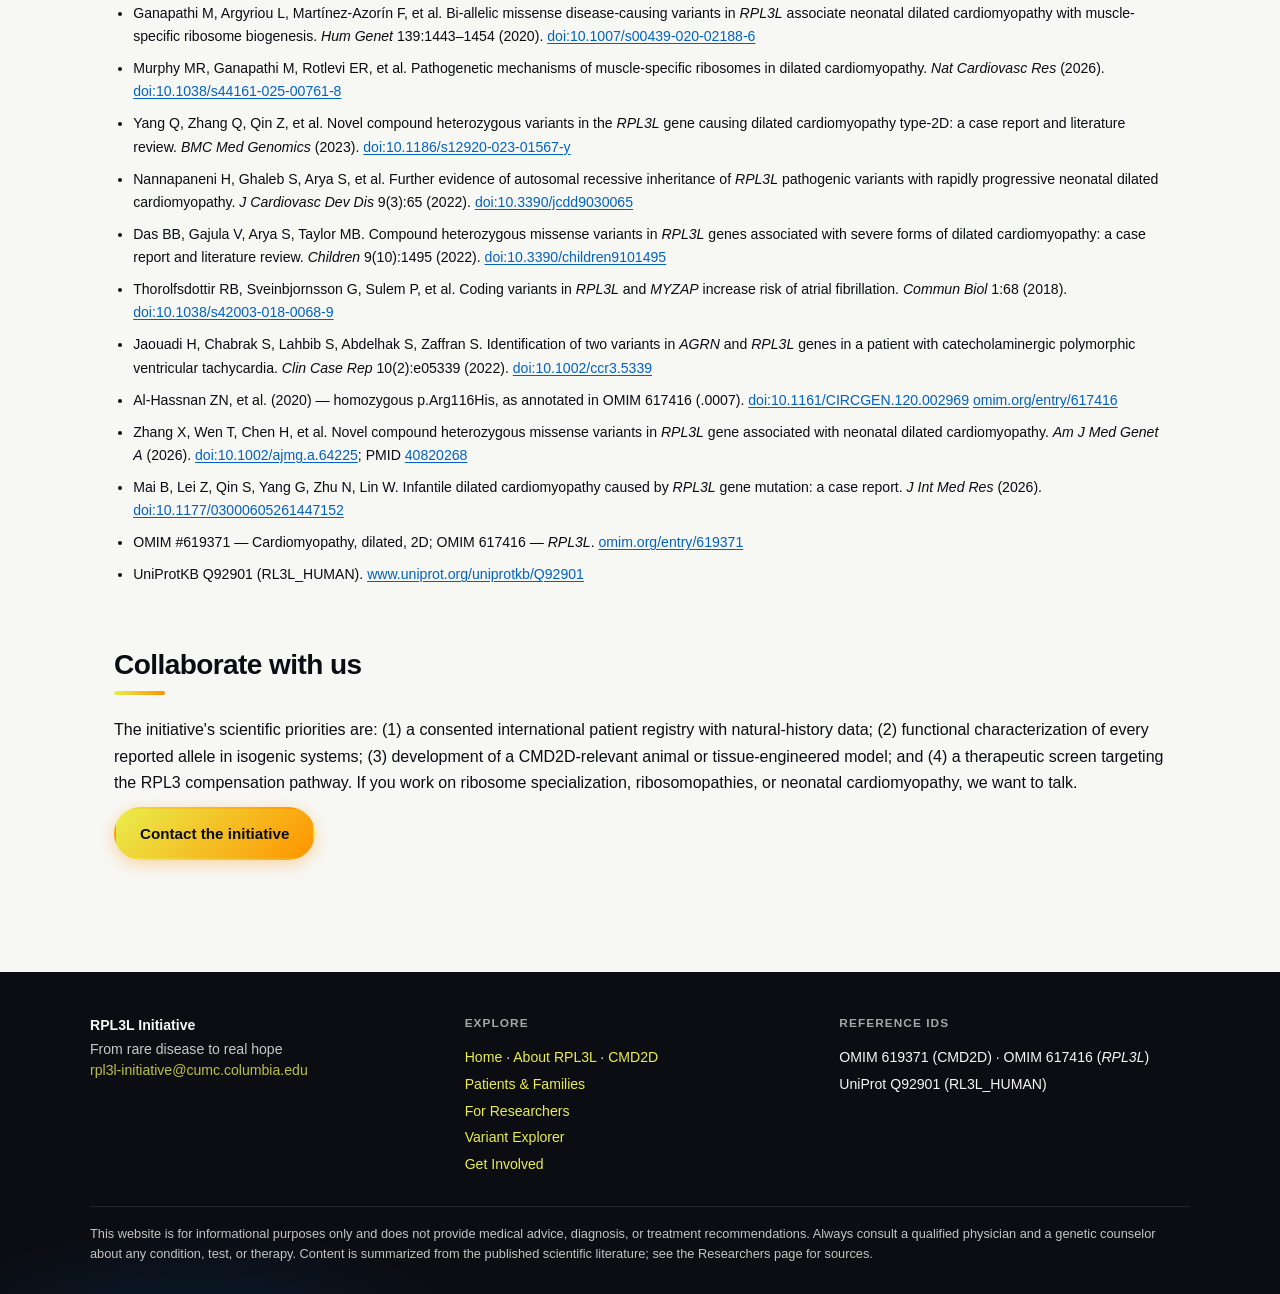
<file: research.html>
<!DOCTYPE html>
<html lang="en">
<head>
<meta charset="utf-8">
<meta name="viewport" content="width=device-width, initial-scale=1">
<title>For Researchers — RPL3L Initiative</title>
<meta name="description" content="Scientific resources on RPL3L and CMD2D: variant spectrum, dual loss-/gain-of-function mechanism, open questions, and primary literature.">
<link rel="canonical" href="https://rpl3l.org/research.html">
<meta name="theme-color" content="#0b0d12">
<meta property="og:type" content="website">
<meta property="og:site_name" content="RPL3L Initiative">
<meta property="og:url" content="https://rpl3l.org/research.html">
<meta property="og:title" content="For Researchers — RPL3L Initiative">
<meta property="og:description" content="Scientific resources on RPL3L and CMD2D: variant spectrum, dual loss-/gain-of-function mechanism, open questions, and primary literature.">
<meta name="twitter:card" content="summary">
<link rel="stylesheet" href="assets/styles.css?v=20261031b">
<link rel="icon" type="image/svg+xml" href="assets/logo.svg">
<script src="assets/site.js?v=20261031b" defer></script>
</head>
<body>
<a class="skip-link" href="#main">Skip to main content</a>

<header class="site">
  <div class="navwrap">
    <a class="brand" href="index.html" aria-label="RPL3L Initiative — home">
      <svg class="mark" viewBox="0 0 40 40" aria-hidden="true" focusable="false">
        <defs>
          <linearGradient id="heartGrad" x1="0" y1="0" x2="1" y2="1">
            <stop offset="0" stop-color="#FD9BED"/>
            <stop offset="1" stop-color="#FF9400"/>
          </linearGradient>
        </defs>
        <path d="M20 31.5 C 11.5 25.5, 7 20, 7 15 C 7 10.5, 10.3 7.5, 13.8 7.5 C 16.6 7.5, 18.9 9.2, 20 11.8 C 21.1 9.2, 23.4 7.5, 26.2 7.5 C 29.7 7.5, 33 10.5, 33 15 C 33 20, 28.5 25.5, 20 31.5 Z" fill="url(#heartGrad)"/>
        <ellipse cx="20" cy="22.5" rx="6.6" ry="4.4" fill="#0279EE"/>
        <ellipse cx="20" cy="15.6" rx="4.1" ry="2.7" fill="#FAF9F3"/>
        <path d="M14.5 19 L17.5 19 L19 17.2 L21 20.8 L22.5 19 L25.5 19" fill="none" stroke="#E9ED4C" stroke-width="1.4" stroke-linecap="round" stroke-linejoin="round"/>
      </svg>
      <span class="name">RPL3L Initiative<small>From rare disease to real hope</small></span>
    </a>
    <button class="nav-toggle" type="button" aria-expanded="false" aria-controls="site-nav">Menu</button>
    <nav class="main" id="site-nav" aria-label="Main navigation">
      <ul>
        <li><a href="index.html">Home</a></li><li><a href="about.html">About RPL3L</a></li><li><a href="cmd2d.html">CMD2D Disease</a></li><li><a href="patients.html">Patients &amp; Families</a></li><li><a href="research.html" aria-current="page">For Researchers</a></li><li><a href="explorer.html">Variant Explorer</a></li><li><a href="support.html">Get Involved</a></li>
      </ul>
    </nav>
  </div>
</header>

<main id="main">
  <section>
    <h1 class="page-title">RPL3L &amp; CMD2D: a scientific overview</h1>
    <p>
      <em>RPL3L</em> (OMIM 617416; 16p13.3; NM_005061; 10 exons) encodes 60S ribosomal protein L3-like
      (UniProt <a href="https://www.uniprot.org/uniprotkb/Q92901" target="_blank" rel="noopener">Q92901</a>, 407 aa),
      a striated-muscle-specific paralog of RPL3 that replaces RPL3 in the large ribosomal subunit of
      cardiomyocytes and skeletal muscle. Biallelic pathogenic variants cause
      <strong>CMD2D</strong> (OMIM <a href="https://omim.org/entry/619371" target="_blank" rel="noopener">619371</a>),
      an autosomal recessive neonatal dilated cardiomyopathy with rapid progression to heart failure.
      RPL3L was the first cytoplasmic ribosomal protein implicated in a non-syndromic cardiomyopathy.
    </p>
  </section>

  <section>
    <h2>Variant spectrum</h2>
    <p>
      A thorough review of the literature (through 2026) identifies <strong>14 disease alleles across 11
      confirmed families</strong> (<a href="https://doi.org/10.1038/s44161-025-00761-8" target="_blank" rel="noopener">Murphy</a> et&nbsp;al., 2026), plus additional case reports (<a href="https://doi.org/10.1002/ajmg.a.64225" target="_blank" rel="noopener">Zhang</a> et&nbsp;al., 2026;
      Mai et&nbsp;al., 2026). Ten alleles are missense — including two recurrent <strong>hotspots,
      Gly27Asp and Asp308Asn/Val, which together account for 9 of 11 (82%) of confirmed families</strong> —
      plus three truncating frameshifts and one splice-donor variant. Nine of the eleven families are
      compound heterozygous, each pairing one hotspot allele with a second, family-specific allele; the
      two exceptions are homozygous (p.Arg116His in a consanguineous family; p.Asp308Val via segmental
      uniparental disomy). Additional case reports describe pairs of non-hotspot missense variants
      (<a href="https://doi.org/10.3390/children9101495" target="_blank" rel="noopener">Das 2022</a>; <a href="https://doi.org/10.1002/ajmg.a.64225" target="_blank" rel="noopener">Zhang 2026</a>). Heterozygous carriers are unaffected.
    </p>
    <figure class="figure">
      <img src="assets/rpl3l_protein_variants.png" alt="Protein model of RPL3L showing the positions of all reported pathogenic variants" loading="lazy">
      <figcaption>
        The 407–amino-acid RPL3L protein (uL3 family) with every reported variant, color-coded by family
        (13 reported families: 11 confirmed in Murphy et&nbsp;al. 2026 plus the Zhang 2026 and Mai 2026 reports),
        in the style of Murphy et&nbsp;al. (2026). Circles are missense variants; squares are frameshift and splice
        variants; lines connect the two alleles found in the same family or patient (compound heterozygosity);
        ★ marks the four cases first reported in Murphy et&nbsp;al. (2026). Recurrent variants appear as multiple
        side-by-side circles (e.g., six at position 308: D308N or D308V). Homozygous cases (p.Arg116His; p.Asp308Val
        via uniparental disomy) are shown as two circles of the same family color joined by a short arc. Unlinked
        markers are single-allele observations: p.Arg242Trp is a heterozygous CPVT report (with an <em>AGRN</em>
        variant); the synonymous p.Gln167= (Mai 2026) is shown as part of that family's allele pair. The benign
        common SNP p.Pro291Leu is omitted from the plot. Full HGVS notation for each allele is in the table below.
      </figcaption>
    </figure>
    <div class="table-scroll">
      <table class="data">
        <tr><th>Variant</th><th>Class</th><th>Families / patients</th><th>Outcome</th><th>Reference</th></tr>
        <tr>
          <td><code>c.80G&gt;A; p.Gly27Asp</code> (G27D)</td>
          <td>Missense — <strong>hotspot</strong></td>
          <td>3 families: Spain (2 sibs), USA (2 sibs), China</td>
          <td>Girl transplanted at 5 mo, alive at 10 y; her brother died in the 1st month of life; 2 US brothers died at 124 and 68 days; 1 stable on medication</td>
          <td><a href="https://doi.org/10.1007/s00439-020-02188-6" target="_blank" rel="noopener">Ganapathi 2020</a>; <a href="https://doi.org/10.3390/jcdd9030065" target="_blank" rel="noopener">Nannapaneni 2022</a>; <a href="https://doi.org/10.1186/s12920-023-01567-y" target="_blank" rel="noopener">Yang 2023</a></td>
        </tr>
        <tr>
          <td><code>c.923A&gt;T; p.Asp308Val</code> (D308V)</td>
          <td>Missense — <strong>hotspot</strong></td>
          <td>Germany (2 sibs); plus one homozygous case (segmental uniparental disomy)</td>
          <td>Deaths in 1st month of life</td>
          <td><a href="https://doi.org/10.1007/s00439-020-02188-6" target="_blank" rel="noopener">Ganapathi 2020</a>; <a href="https://doi.org/10.1038/s44161-025-00761-8" target="_blank" rel="noopener">Murphy 2026</a></td>
        </tr>
        <tr>
          <td><code>c.922G&gt;A; p.Asp308Asn</code> (D308N)</td>
          <td>Missense — <strong>hotspot</strong></td>
          <td>Colombia, with T189M</td>
          <td>Boy transplanted at 5 mo, alive at 9 y; sister died at 2 months</td>
          <td><a href="https://doi.org/10.1007/s00439-020-02188-6" target="_blank" rel="noopener">Ganapathi 2020</a>; <a href="https://doi.org/10.1038/s44161-025-00761-8" target="_blank" rel="noopener">Murphy 2026</a></td>
        </tr>
        <tr>
          <td><code>c.1027C&gt;T; p.Arg343Trp</code> (R343W)</td>
          <td>Missense (non-hotspot)</td>
          <td>Germany, with D308V</td>
          <td>2 deaths (21st and 15th DOL)</td>
          <td><a href="https://doi.org/10.1007/s00439-020-02188-6" target="_blank" rel="noopener">Ganapathi 2020</a></td>
        </tr>
        <tr>
          <td><code>c.566C&gt;T; p.Thr189Met</code> (T189M)</td>
          <td>Missense (non-hotspot)</td>
          <td>Colombia, with D308N</td>
          <td>Boy transplanted at 5 mo, alive at 9 y; sister died at 2 months</td>
          <td><a href="https://doi.org/10.1007/s00439-020-02188-6" target="_blank" rel="noopener">Ganapathi 2020</a>; <a href="https://doi.org/10.1038/s44161-025-00761-8" target="_blank" rel="noopener">Murphy 2026</a></td>
        </tr>
        <tr>
          <td><code>c.481C&gt;T; p.Arg161Trp</code> (R161W)</td>
          <td>Missense (non-hotspot)</td>
          <td>Spain, with G27D</td>
          <td>Girl transplanted, alive at 10 y; brother died in the 1st month of life</td>
          <td><a href="https://doi.org/10.1007/s00439-020-02188-6" target="_blank" rel="noopener">Ganapathi 2020</a></td>
        </tr>
        <tr>
          <td><code>c.347G&gt;A; p.Arg116His</code> (R116H)</td>
          <td>Missense</td>
          <td>Saudi Arabia — homozygous, consanguineous parents</td>
          <td>Died at 16 months</td>
          <td><a href="https://doi.org/10.1161/CIRCGEN.120.002969" target="_blank" rel="noopener">Al-Hassnan 2020</a> (OMIM .0007)</td>
        </tr>
        <tr>
          <td><code>c.1076_1080delCCGTG; p.Ala359Glyfs*4</code></td>
          <td>Frameshift (LOF)</td>
          <td>USA, 2 brothers, with G27D</td>
          <td>Deaths at 124 and 68 DOL</td>
          <td><a href="https://doi.org/10.3390/jcdd9030065" target="_blank" rel="noopener">Nannapaneni 2022</a></td>
        </tr>
        <tr>
          <td><code>c.1074dupA; p.Ala359fs*6</code></td>
          <td>Frameshift (LOF)</td>
          <td>China, with G27D</td>
          <td>Stable on medication at 5 months</td>
          <td><a href="https://doi.org/10.1186/s12920-023-01567-y" target="_blank" rel="noopener">Yang 2023</a></td>
        </tr>
        <tr>
          <td><code>c.151G&gt;A; p.Ala51Thr</code> + <code>c.691G&gt;T; p.Val231Phe</code></td>
          <td>Missense (non-hotspot pair)</td>
          <td>USA</td>
          <td>Berlin Heart LVAD bridge to transplant; well post-transplant</td>
          <td><a href="https://doi.org/10.3390/children9101495" target="_blank" rel="noopener">Das 2022</a></td>
        </tr>
        <tr>
          <td><code>p.Arg58Gln</code> (R58Q)</td>
          <td>Missense (previously unreported)</td>
          <td><a href="https://doi.org/10.1038/s44161-025-00761-8" target="_blank" rel="noopener">Murphy 2026</a></td>
          <td>—</td>
          <td><a href="https://doi.org/10.1038/s44161-025-00761-8" target="_blank" rel="noopener">Murphy 2026</a></td>
        </tr>
        <tr>
          <td><code>p.Thr340Asnfs*25</code> (T340Nfs*25)</td>
          <td>Frameshift (LOF; previously unreported)</td>
          <td><a href="https://doi.org/10.1038/s44161-025-00761-8" target="_blank" rel="noopener">Murphy 2026</a></td>
          <td>—</td>
          <td><a href="https://doi.org/10.1038/s44161-025-00761-8" target="_blank" rel="noopener">Murphy 2026</a></td>
        </tr>
        <tr>
          <td><code>c.346C&gt;T; p.Arg116Cys</code> + <code>c.605A&gt;G; p.Glu202Gly</code></td>
          <td>Missense pair</td>
          <td>Infant with fulminant DCM; histopathology showed cardiomyocyte death, collagen deposition, mitochondrial disruption, sarcomere disarray</td>
          <td>—</td>
          <td><a href="https://doi.org/10.1002/ajmg.a.64225" target="_blank" rel="noopener">Zhang 2026</a></td>
        </tr>
        <tr>
          <td><code>c.322G&gt;A; p.Glu108Lys</code> + <code>c.501G&gt;A; p.Gln167=</code> (synonymous)</td>
          <td>Missense VUS + synonymous VUS</td>
          <td>China (Hainan); sibling died of fulminant cardiomyopathy</td>
          <td>Normal cardiac function at 6 months on medication</td>
          <td><a href="https://doi.org/10.1177/03000605261447152" target="_blank" rel="noopener">Mai 2026</a></td>
        </tr>
        <tr>
          <td><code>c.1167+1G&gt;A</code></td>
          <td>Splice donor (exon 9 skipping)</td>
          <td>Not observed homozygous in CMD2D; see population context below</td>
          <td>—</td>
          <td><a href="https://doi.org/10.1038/s42003-018-0068-9" target="_blank" rel="noopener">Thorolfsdottir 2018</a>; <a href="https://doi.org/10.1038/s44161-025-00761-8" target="_blank" rel="noopener">Murphy 2026</a></td>
        </tr>
        <tr>
          <td><code>c.724C&gt;T; p.Arg242Trp</code></td>
          <td>Missense</td>
          <td>Child with catecholaminergic polymorphic ventricular tachycardia (with an <em>AGRN</em> variant; digenic candidacy)</td>
          <td>—</td>
          <td><a href="https://doi.org/10.1002/ccr3.5339" target="_blank" rel="noopener">Jaouadi 2022</a></td>
        </tr>
      </table>
    </div>
    <p class="fine">
      Note: this table is a literature summary maintained in good faith; verify against OMIM 617416 and ClinVar
      before clinical use. Contact us to report new alleles — we maintain a community variant log.
    </p>
    <div class="callout blue">
      <h3>Population context: human "knockouts" are healthy</h3>
      <p>
        Large-scale sequencing (gnomAD, All of Us, UK Biobank) has identified putative human RPL3L knockouts
        without severe cardiac disease — including one individual homozygous for a premature stop codon
        (p.Arg226Ter) truncating nearly half the protein, and 17 individuals homozygous for the
        <code>c.1167+1G&gt;A</code> splice-donor variant. The common missense SNP p.Pro291Leu (allele frequency
        4.26% in TOPMed) is homozygous in at least 715 living individuals and predicted benign. Together with
        mild <em>Rpl3l</em>-knockout mice, this strongly indicates that CMD2D is not simple RPL3L deficiency —
        hotspot variants are toxic beyond loss of function (<a href="https://doi.org/10.1038/s44161-025-00761-8" target="_blank" rel="noopener">Murphy 2026</a>).
      </p>
    </div>
  </section>

  <section>
    <h2>Mechanism: why hotspots are worse than knockouts</h2>
    <p>
      The central puzzle: human biallelic <em>RPL3L</em> disease is catastrophic, yet <em>Rpl3l</em>-knockout mice
      from several laboratories show no overt cardiac phenotype or only mild dysfunction — consistently accompanied
      by upregulation of the ubiquitous paralog <strong>RPL3</strong>. Murphy et&nbsp;al. (2026) resolved this with a
      dual-mechanism model built from human genetics, patient tissues, and isogenic cell models:
    </p>
    <ul>
      <li><strong>Non-hotspot variants</strong> phenocopy knockout: RPL3L function is lost, but RPL3 compensation is permitted.</li>
      <li><strong>Hotspot variants</strong> (e.g., p.Gly27Asp) combine:
        <ul>
          <li><em>Loss of function</em> — nucleolar protein aggregation and disrupted rRNA processing, blocking ribosome biogenesis; and</li>
          <li><em>Gain of function</em> — preservation of RPL3L's role in repressing <em>RPL3</em> mRNA via unproductive splicing, blocking the compensatory RPL3 upregulation.</li>
        </ul>
      </li>
    </ul>
    <div class="callout blue">
      <h3>Therapeutic implication</h3>
      <p>
        The model nominates <strong>relief of RPL3 repression</strong> (or pharmacologic RPL3 upregulation) as a
        rational therapeutic strategy for CMD2D — a hypothesis that is, in principle, testable in isogenic cell
        models and amenable to small-molecule or genetic approaches.
      </p>
    </div>
  </section>

  <section>
    <h2>Open questions — where new work is needed</h2>
    <h3>RPL3L ribosome biology</h3>
    <ul>
      <li><strong>Functional and structural differences:</strong> Which mRNAs are preferentially translated by RPL3L- versus RPL3-containing ribosomes, and how do the two ribosome species differ structurally? Ribosome profiling and high-resolution structures in human iPSC-cardiomyocytes are unreported.</li>
      <li><strong>Regulation of the switch:</strong> What transcriptional and post-transcriptional mechanisms govern the RPL3→RPL3L exchange during development and in cardiac hypertrophy — and what is its physiological function?</li>
      <li><strong>Evolution:</strong> How conserved is the RPL3–RPL3L switch across vertebrates, and is unproductive splicing of <em>RPL3</em> conserved with it?</li>
    </ul>
    <h3>CMD2D variant mechanisms</h3>
    <ul>
      <li><strong>Allelic spectrum:</strong> Only ~13 families are known. How many more variants await discovery, and are there additional hotspots beyond Gly27Asp and Asp308Asn/Val?</li>
      <li><strong>Mechanistic diversity:</strong> Do all variants fit the dual loss-/gain-of-function model, or do some act through mechanisms not yet characterized? Why are some allelic combinations more severe than others?</li>
      <li><strong>Population alleles:</strong> Do hypomorphic <em>RPL3L</em> alleles circulating in the population modify phenotype or cause milder disease? What is the mechanistic relationship between CMD2D variants and the coding variants associated with atrial fibrillation (prolonged P-wave duration, altered neoatrial conduction) and the CPVT report?</li>
    </ul>
    <h3>Therapeutic development</h3>
    <ul>
      <li><strong>Models:</strong> Can CMD2D be recapitulated in mice or in patient-derived iPSC-cardiomyocytes at sufficient fidelity for therapeutic screening?</li>
      <li><strong>Strategy:</strong> Can RPL3 compensation be induced safely — e.g., by antisense or small-molecule approaches that restore productive <em>RPL3</em> splicing — and is <em>RPL3L</em> knockdown to relieve RPL3 repression a viable alternative?</li>
      <li><strong>Delivery and timing:</strong> How can therapeutics be delivered efficiently to the neonatal heart, and how early must treatment begin to prevent irreversible remodeling?</li>
    </ul>
  </section>

  <section>
    <h2>Primary literature</h2>
    <ul class="reflist">
      <li>Ganapathi M, Argyriou L, Martínez-Azorín F, et al. Bi-allelic missense disease-causing variants in <em>RPL3L</em> associate neonatal dilated cardiomyopathy with muscle-specific ribosome biogenesis. <em>Hum Genet</em> 139:1443–1454 (2020). <a href="https://doi.org/10.1007/s00439-020-02188-6" target="_blank" rel="noopener">doi:10.1007/s00439-020-02188-6</a></li>
      <li>Murphy MR, Ganapathi M, Rotlevi ER, et al. Pathogenetic mechanisms of muscle-specific ribosomes in dilated cardiomyopathy. <em>Nat Cardiovasc Res</em> (2026). <a href="https://doi.org/10.1038/s44161-025-00761-8" target="_blank" rel="noopener">doi:10.1038/s44161-025-00761-8</a></li>
      <li>Yang Q, Zhang Q, Qin Z, et al. Novel compound heterozygous variants in the <em>RPL3L</em> gene causing dilated cardiomyopathy type-2D: a case report and literature review. <em>BMC Med Genomics</em> (2023). <a href="https://doi.org/10.1186/s12920-023-01567-y" target="_blank" rel="noopener">doi:10.1186/s12920-023-01567-y</a></li>
      <li>Nannapaneni H, Ghaleb S, Arya S, et al. Further evidence of autosomal recessive inheritance of <em>RPL3L</em> pathogenic variants with rapidly progressive neonatal dilated cardiomyopathy. <em>J Cardiovasc Dev Dis</em> 9(3):65 (2022). <a href="https://doi.org/10.3390/jcdd9030065" target="_blank" rel="noopener">doi:10.3390/jcdd9030065</a></li>
      <li>Das BB, Gajula V, Arya S, Taylor MB. Compound heterozygous missense variants in <em>RPL3L</em> genes associated with severe forms of dilated cardiomyopathy: a case report and literature review. <em>Children</em> 9(10):1495 (2022). <a href="https://doi.org/10.3390/children9101495" target="_blank" rel="noopener">doi:10.3390/children9101495</a></li>
      <li>Thorolfsdottir RB, Sveinbjornsson G, Sulem P, et al. Coding variants in <em>RPL3L</em> and <em>MYZAP</em> increase risk of atrial fibrillation. <em>Commun Biol</em> 1:68 (2018). <a href="https://doi.org/10.1038/s42003-018-0068-9" target="_blank" rel="noopener">doi:10.1038/s42003-018-0068-9</a></li>
      <li>Jaouadi H, Chabrak S, Lahbib S, Abdelhak S, Zaffran S. Identification of two variants in <em>AGRN</em> and <em>RPL3L</em> genes in a patient with catecholaminergic polymorphic ventricular tachycardia. <em>Clin Case Rep</em> 10(2):e05339 (2022). <a href="https://doi.org/10.1002/ccr3.5339" target="_blank" rel="noopener">doi:10.1002/ccr3.5339</a></li>
      <li>Al-Hassnan ZN, et al. (2020) — homozygous p.Arg116His, as annotated in OMIM 617416 (.0007). <a href="https://doi.org/10.1161/CIRCGEN.120.002969" target="_blank" rel="noopener">doi:10.1161/CIRCGEN.120.002969</a> <a href="https://omim.org/entry/617416" target="_blank" rel="noopener">omim.org/entry/617416</a></li>
      <li>Zhang X, Wen T, Chen H, et al. Novel compound heterozygous missense variants in <em>RPL3L</em> gene associated with neonatal dilated cardiomyopathy. <em>Am J Med Genet A</em> (2026). <a href="https://doi.org/10.1002/ajmg.a.64225" target="_blank" rel="noopener">doi:10.1002/ajmg.a.64225</a>; PMID <a href="https://pubmed.ncbi.nlm.nih.gov/40820268/" target="_blank" rel="noopener">40820268</a></li>
      <li>Mai B, Lei Z, Qin S, Yang G, Zhu N, Lin W. Infantile dilated cardiomyopathy caused by <em>RPL3L</em> gene mutation: a case report. <em>J Int Med Res</em> (2026). <a href="https://doi.org/10.1177/03000605261447152" target="_blank" rel="noopener">doi:10.1177/03000605261447152</a></li>
      <li>OMIM #619371 — Cardiomyopathy, dilated, 2D; OMIM 617416 — <em>RPL3L</em>. <a href="https://omim.org/entry/619371" target="_blank" rel="noopener">omim.org/entry/619371</a></li>
      <li>UniProtKB Q92901 (RL3L_HUMAN). <a href="https://www.uniprot.org/uniprotkb/Q92901" target="_blank" rel="noopener">www.uniprot.org/uniprotkb/Q92901</a></li>
    </ul>
  </section>

  <section>
    <h2>Collaborate with us</h2>
    <p>
      The initiative's scientific priorities are: (1) a consented international patient registry with natural-history
      data; (2) functional characterization of every reported allele in isogenic systems; (3) development of a
      CMD2D-relevant animal or tissue-engineered model; and (4) a therapeutic screen targeting the RPL3 compensation
      pathway. If you work on ribosome specialization, ribosomopathies, or neonatal cardiomyopathy, we want to talk.
    </p>
    <p><a class="btn primary" href="support.html">Contact the initiative</a></p>
  </section>
</main>

<footer class="site">
  <div class="inner">
    <div>
      <strong>RPL3L Initiative</strong>
      <div class="tagline">From rare disease to real hope</div>
      <div class="tagline"><a href="mailto:rpl3l-initiative@cumc.columbia.edu">rpl3l-initiative@cumc.columbia.edu</a></div>
    </div>
    <div>
      <h4>Explore</h4>
      <a href="index.html">Home</a> · <a href="about.html">About RPL3L</a> · <a href="cmd2d.html">CMD2D</a><br>
      <a href="patients.html">Patients &amp; Families</a><br>
      <a href="research.html">For Researchers</a><br>
      <a href="explorer.html">Variant Explorer</a><br>
      <a href="support.html">Get Involved</a>
    </div>
    <div>
      <h4>Reference IDs</h4>
      OMIM 619371 (CMD2D) · OMIM 617416 (<em>RPL3L</em>)<br>
      UniProt Q92901 (RL3L_HUMAN)
    </div>
  </div>
  <div class="disclaimer">
    This website is for informational purposes only and does not provide medical advice, diagnosis, or treatment
    recommendations. Always consult a qualified physician and a genetic counselor about any condition, test, or
    therapy. Content is summarized from the published scientific literature; see the Researchers page for sources.
  </div>
</footer>

</body>
</html>
</file>
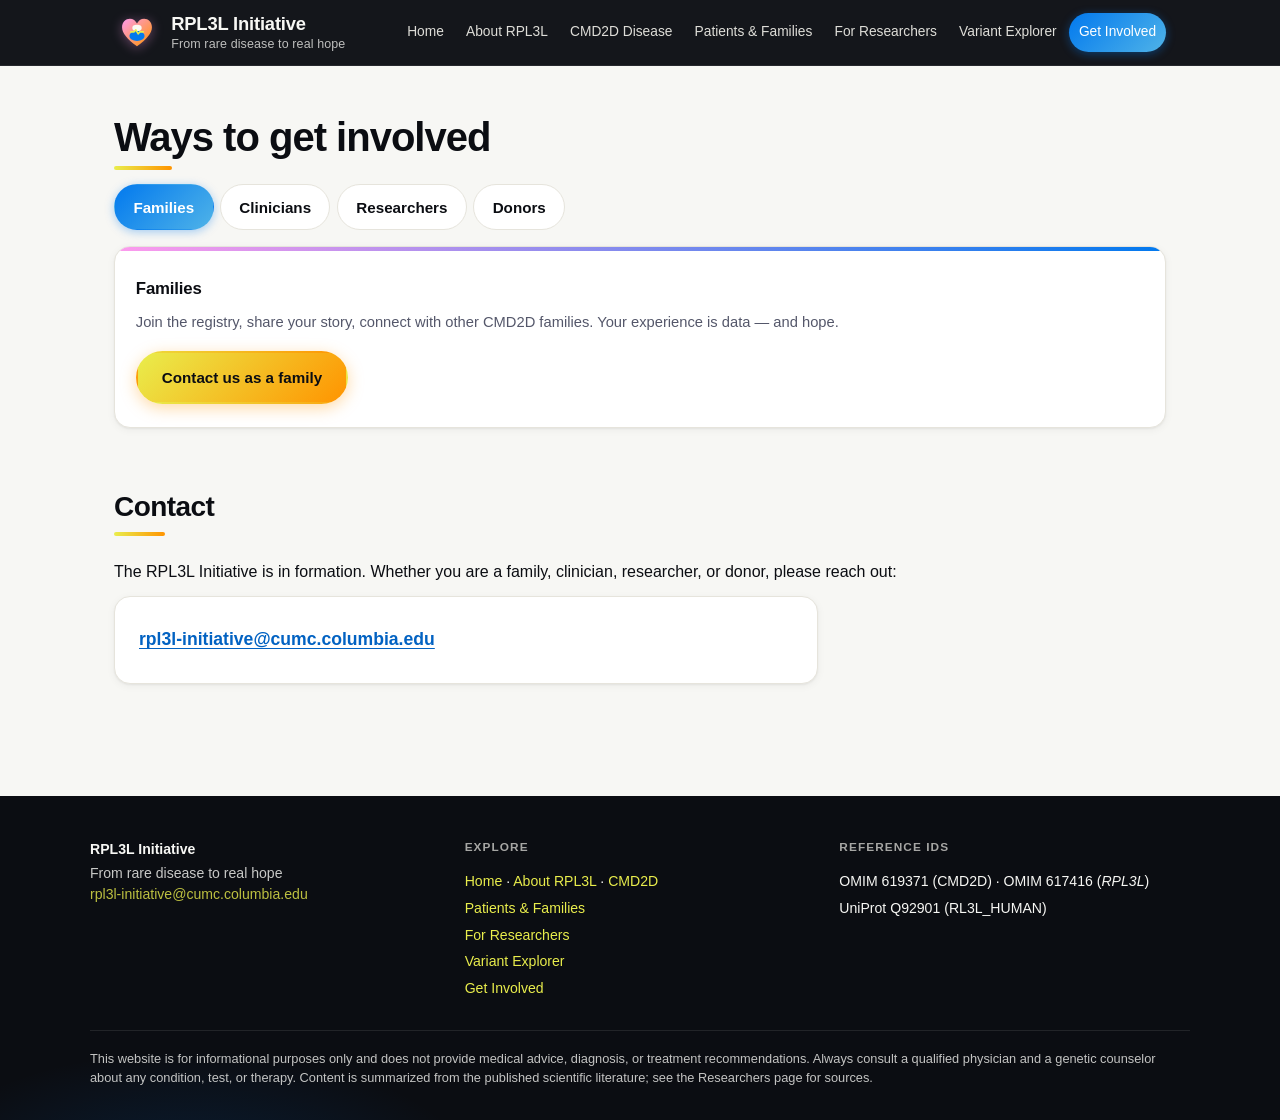
<file: support.html>
<!DOCTYPE html>
<html lang="en">
<head>
<meta charset="utf-8">
<meta name="viewport" content="width=device-width, initial-scale=1">
<title>Get Involved — RPL3L Initiative</title>
<meta name="description" content="How families, clinicians, and researchers can get involved with the RPL3L Initiative and CMD2D research.">
<link rel="canonical" href="https://rpl3l.org/support.html">
<meta name="theme-color" content="#0b0d12">
<meta property="og:type" content="website">
<meta property="og:site_name" content="RPL3L Initiative">
<meta property="og:url" content="https://rpl3l.org/support.html">
<meta property="og:title" content="Get Involved — RPL3L Initiative">
<meta property="og:description" content="How families, clinicians, and researchers can get involved with the RPL3L Initiative and CMD2D research.">
<meta name="twitter:card" content="summary">
<link rel="stylesheet" href="assets/styles.css?v=20261031b">
<link rel="icon" type="image/svg+xml" href="assets/logo.svg">
<script src="assets/site.js?v=20261031b" defer></script>
</head>
<body>
<a class="skip-link" href="#main">Skip to main content</a>

<header class="site">
  <div class="navwrap">
    <a class="brand" href="index.html" aria-label="RPL3L Initiative — home">
      <svg class="mark" viewBox="0 0 40 40" aria-hidden="true" focusable="false">
        <defs>
          <linearGradient id="heartGrad" x1="0" y1="0" x2="1" y2="1">
            <stop offset="0" stop-color="#FD9BED"/>
            <stop offset="1" stop-color="#FF9400"/>
          </linearGradient>
        </defs>
        <path d="M20 31.5 C 11.5 25.5, 7 20, 7 15 C 7 10.5, 10.3 7.5, 13.8 7.5 C 16.6 7.5, 18.9 9.2, 20 11.8 C 21.1 9.2, 23.4 7.5, 26.2 7.5 C 29.7 7.5, 33 10.5, 33 15 C 33 20, 28.5 25.5, 20 31.5 Z" fill="url(#heartGrad)"/>
        <ellipse cx="20" cy="22.5" rx="6.6" ry="4.4" fill="#0279EE"/>
        <ellipse cx="20" cy="15.6" rx="4.1" ry="2.7" fill="#FAF9F3"/>
        <path d="M14.5 19 L17.5 19 L19 17.2 L21 20.8 L22.5 19 L25.5 19" fill="none" stroke="#E9ED4C" stroke-width="1.4" stroke-linecap="round" stroke-linejoin="round"/>
      </svg>
      <span class="name">RPL3L Initiative<small>From rare disease to real hope</small></span>
    </a>
    <button class="nav-toggle" type="button" aria-expanded="false" aria-controls="site-nav">Menu</button>
    <nav class="main" id="site-nav" aria-label="Main navigation">
      <ul>
        <li><a href="index.html">Home</a></li><li><a href="about.html">About RPL3L</a></li><li><a href="cmd2d.html">CMD2D Disease</a></li><li><a href="patients.html">Patients &amp; Families</a></li><li><a href="research.html">For Researchers</a></li><li><a href="explorer.html">Variant Explorer</a></li><li><a href="support.html" aria-current="page">Get Involved</a></li>
      </ul>
    </nav>
  </div>
</header>

<main id="main">
  <section>
    <h1 class="page-title">Ways to get involved</h1>
    <div class="tabs" data-tabs>
      <div class="tablist" role="tablist" aria-label="Who are you?" hidden>
        <button role="tab" id="tab-families" aria-controls="families" aria-selected="true">Families</button>
        <button role="tab" id="tab-clinicians" aria-controls="clinicians" aria-selected="false" tabindex="-1">Clinicians</button>
        <button role="tab" id="tab-researchers" aria-controls="researchers" aria-selected="false" tabindex="-1">Researchers</button>
        <button role="tab" id="tab-donors" aria-controls="donors" aria-selected="false" tabindex="-1">Donors</button>
      </div>

      <div class="card c-pink tabpanel" role="tabpanel" id="families" aria-labelledby="tab-families">
        <h3>Families</h3>
        <p>Join the registry, share your story, connect with other CMD2D families. Your experience is data — and hope.</p>
        <p class="tab-cta"><a class="btn primary" href="mailto:rpl3l-initiative@cumc.columbia.edu?subject=Family%20contact">Contact us as a family</a></p>
      </div>
      <div class="card c-blue tabpanel" role="tabpanel" id="clinicians" aria-labelledby="tab-clinicians">
        <h3>Clinicians</h3>
        <p>Refer suspected or confirmed cases; contribute de-identified clinical data; help us build recognition tools for neonatal DCM workups.</p>
        <p class="tab-cta"><a class="btn primary" href="mailto:rpl3l-initiative@cumc.columbia.edu?subject=Clinician%20referral%20or%20inquiry">Refer a case or ask a question</a></p>
      </div>
      <div class="card c-orange tabpanel" role="tabpanel" id="researchers" aria-labelledby="tab-researchers">
        <h3>Researchers</h3>
        <p>Propose collaborations and request cell lines and reagents as they become available.</p>
        <p class="tab-cta"><a class="btn primary" href="mailto:rpl3l-initiative@cumc.columbia.edu?subject=Research%20collaboration">Propose a collaboration</a></p>
      </div>
      <div class="card c-green tabpanel" role="tabpanel" id="donors" aria-labelledby="tab-donors">
        <h3>Donors</h3>
        <p>
          Ultra-rare diseases like CMD2D rarely attract large-scale funding — with only a handful of known families,
          philanthropy is often what moves research from discovery toward treatment. Your gift helps us:
        </p>
        <ul>
          <li><strong>Build the patient registry</strong> so every affected family can be found, connected, and counted</li>
          <li><strong>Characterize variants</strong> so families get clearer genetic answers, faster</li>
          <li><strong>Develop disease models</strong> — patient stem-cell–derived heart cells and engineered heart tissue</li>
          <li><strong>Explore therapies</strong> that exploit the RPL3–RPL3L paralog system, including RPL3, the heart's back-up ribosomal protein</li>
        </ul>
        <p>
          Gifts can be made in honor or memory of a loved one, and we welcome partnerships with foundations and
          companies. Contact us and we will share how to give and how your support will be used.
        </p>
        <!-- TODO: add the Columbia University online giving link for the RPL3L Initiative fund when available -->
        <p class="tab-cta"><a class="btn primary" href="mailto:rpl3l-initiative@cumc.columbia.edu?subject=Supporting%20the%20RPL3L%20Initiative">Ask about giving</a></p>
      </div>
    </div>
  </section>

  <section>
    <h2>Contact</h2>
    <p>
      The RPL3L Initiative is in formation. Whether you are a family, clinician, researcher, or donor,
      please reach out:
    </p>
    <div class="contact-box"><p class="email"><a href="mailto:rpl3l-initiative@cumc.columbia.edu">rpl3l-initiative@cumc.columbia.edu</a></p></div>
    
</section>
</main>

<footer class="site">
  <div class="inner">
    <div>
      <strong>RPL3L Initiative</strong>
      <div class="tagline">From rare disease to real hope</div>
      <div class="tagline"><a href="mailto:rpl3l-initiative@cumc.columbia.edu">rpl3l-initiative@cumc.columbia.edu</a></div>
    </div>
    <div>
      <h4>Explore</h4>
      <a href="index.html">Home</a> · <a href="about.html">About RPL3L</a> · <a href="cmd2d.html">CMD2D</a><br>
      <a href="patients.html">Patients &amp; Families</a><br>
      <a href="research.html">For Researchers</a><br>
      <a href="explorer.html">Variant Explorer</a><br>
      <a href="support.html">Get Involved</a>
    </div>
    <div>
      <h4>Reference IDs</h4>
      OMIM 619371 (CMD2D) · OMIM 617416 (<em>RPL3L</em>)<br>
      UniProt Q92901 (RL3L_HUMAN)
    </div>
  </div>
  <div class="disclaimer">
    This website is for informational purposes only and does not provide medical advice, diagnosis, or treatment
    recommendations. Always consult a qualified physician and a genetic counselor about any condition, test, or
    therapy. Content is summarized from the published scientific literature; see the Researchers page for sources.
  </div>
</footer>

</body>
</html>
</file>
<file: assets/styles.css>
/* RPL3L Initiative — modern theme */
:root {
  --ink: #0b0d12;
  --paper: #f7f7f4;
  --paper-alt: #eceae3;
  --card: #ffffff;
  --yellow: #e9ed4c;
  --orange: #ff9400;
  --green: #75a025;
  --pink: #fd9bed;
  --blue: #0279ee;
  --muted: #54576a;
  --line: #e6e4dc;
  --radius: 16px;
  --shadow-sm: 0 1px 2px rgba(11, 13, 18, 0.05), 0 2px 8px rgba(11, 13, 18, 0.05);
  --shadow-md: 0 4px 12px rgba(11, 13, 18, 0.07), 0 12px 32px rgba(11, 13, 18, 0.09);
  --maxw: 1100px;
  --border: #e6e4dc;
  --surface: #ffffff;
  --blue-ink: #0262c2;
}

* { box-sizing: border-box; }
html { scroll-behavior: smooth; }
::selection { background: var(--yellow); color: var(--ink); }
:focus-visible { outline: 3px solid var(--blue); outline-offset: 2px; border-radius: 4px; }

body {
  margin: 0;
  font-family: "Inter", "Liberation Sans", Arimo, -apple-system, "Segoe UI", Roboto, "Helvetica Neue", Arial, sans-serif;
  background: var(--paper);
  color: var(--ink);
  line-height: 1.65;
  -webkit-font-smoothing: antialiased;
  text-rendering: optimizeLegibility;
}

/* ---------- Header / nav ---------- */
header.site {
  background: rgba(11, 13, 18, 0.96);
  color: var(--paper);
  position: sticky;
  top: 0;
  z-index: 50;
  backdrop-filter: blur(14px) saturate(1.4);
  -webkit-backdrop-filter: blur(14px) saturate(1.4);
  border-bottom: 1px solid rgba(255, 255, 255, 0.08);
}
.navwrap {
  max-width: var(--maxw);
  margin: 0 auto;
  padding: 0 1.5rem;
  display: flex;
  align-items: center;
  justify-content: space-between;
  flex-wrap: nowrap;
  gap: 0.25rem 1rem;
}
.brand {
  display: flex;
  align-items: center;
  gap: 0.7rem;
  padding: 0.6rem 0;
  text-decoration: none;
  color: var(--paper);
}
.brand .mark {
  width: 46px; height: 46px;
  flex: none;
  filter: drop-shadow(0 2px 6px rgba(253, 155, 237, 0.35));
  transition: transform 0.25s ease;
}
.brand:hover .mark { transform: scale(1.06) rotate(-3deg); }
.brand .name { font-weight: 700; letter-spacing: -0.01em; font-size: 1.15rem; line-height: 1.2; }
.brand .name small { display: block; font-weight: 400; font-size: 0.78rem; opacity: 0.75; margin-top: 0.1rem; letter-spacing: 0.01em; }
nav.main ul {
  list-style: none;
  display: flex;
  gap: 0.15rem;
  margin: 0; padding: 0;
  flex-wrap: wrap;
}
nav.main a {
  display: block;
  padding: 0.5rem 0.62rem;
  color: rgba(250, 249, 243, 0.88);
  text-decoration: none;
  font-size: 0.86rem;
  white-space: nowrap;
  font-weight: 500;
  border-radius: 999px;
  transition: color 0.15s ease, background 0.15s ease;
}
nav.main a:hover { color: #fff; background: rgba(255, 255, 255, 0.1); }
/* "Get Involved" is the primary call to action */
nav.main li:last-child a:not([aria-current="page"]) { box-shadow: inset 0 0 0 1px rgba(255, 148, 0, 0.7); color: #fff; }
nav.main li:last-child a:not([aria-current="page"]):hover { background: rgba(255, 148, 0, 0.18); }
nav.main a.active, nav.main a[aria-current="page"] {
  background: linear-gradient(135deg, var(--blue), #4fb3e8);
  color: #fff;
  box-shadow: 0 2px 10px rgba(2, 121, 238, 0.4);
}

/* ---------- Hero ---------- */
.hero {
  position: relative;
  background: var(--ink);
  color: var(--paper);
  padding: 5.5rem 1.5rem 6rem;
  overflow: hidden;
}
.hero::before {
  content: "";
  position: absolute;
  inset: 0;
  background:
    radial-gradient(42rem 24rem at 12% -10%, rgba(2, 121, 238, 0.28), transparent 60%),
    radial-gradient(38rem 22rem at 88% 0%, rgba(253, 155, 237, 0.22), transparent 60%),
    radial-gradient(30rem 20rem at 55% 115%, rgba(255, 148, 0, 0.14), transparent 65%);
  pointer-events: none;
}
.hero .inner { position: relative; max-width: var(--maxw); margin: 0 auto; }
.hero h1 {
  font-size: clamp(2rem, 4.8vw, 3.2rem);
  margin: 0 0 1rem;
  line-height: 1.12;
  letter-spacing: -0.025em;
  font-weight: 800;
}
.hero h1 .line { display: block; }
.hero h1 .accent {
  background: linear-gradient(90deg, var(--yellow), var(--orange) 55%, var(--pink));
  -webkit-background-clip: text;
  background-clip: text;
  color: transparent;
}
.hero p.lede { font-size: 1.15rem; max-width: 46rem; opacity: 0.88; margin: 0 0 2rem; }
.btnrow { display: flex; gap: 0.8rem; flex-wrap: wrap; }
.btn {
  display: inline-block;
  padding: 0.75rem 1.5rem;
  border-radius: 999px;
  text-decoration: none;
  font-weight: 600;
  font-size: 0.95rem;
  border: 2px solid transparent;
  transition: transform 0.15s ease, box-shadow 0.15s ease, background 0.15s ease;
}
.btn:hover { transform: translateY(-2px); }
.btn.primary {
  background: linear-gradient(135deg, var(--yellow), var(--orange));
  color: var(--ink);
  box-shadow: 0 4px 16px rgba(255, 148, 0, 0.35);
}
.btn.primary:hover { box-shadow: 0 6px 22px rgba(255, 148, 0, 0.45); }
.btn.ghost { border-color: rgba(250, 249, 243, 0.4); color: var(--paper); }
.btn.ghost:hover { background: rgba(255, 255, 255, 0.1); border-color: rgba(250, 249, 243, 0.7); }

/* ---------- Layout ---------- */
main { max-width: var(--maxw); margin: 0 auto; padding: 3rem 1.5rem 3.5rem; }
section { margin-bottom: 3.5rem; scroll-margin-top: 5rem; }
h2 {
  font-size: 1.75rem;
  letter-spacing: -0.02em;
  margin: 0 0 0.75rem;
  display: inline-block;
  position: relative;
  padding-bottom: 0.4rem;
}
h2::after {
  content: "";
  position: absolute;
  left: 0; bottom: 0;
  width: 3.2rem; height: 4px;
  border-radius: 4px;
  background: linear-gradient(90deg, var(--yellow), var(--orange));
}
h3 { font-size: 1.15rem; margin: 1.6rem 0 0.4rem; letter-spacing: -0.01em; }
p { margin: 0.65rem 0; }
a { color: var(--blue-ink); text-underline-offset: 0.15em; }
a:hover { color: var(--blue); }
code {
  background: var(--paper-alt);
  padding: 0.12em 0.4em;
  border-radius: 6px;
  font-size: 0.88em;
  font-family: "SF Mono", ui-monospace, "Cascadia Code", Consolas, monospace;
}

/* ---------- Cards ---------- */
.cards {
  display: grid;
  grid-template-columns: repeat(auto-fit, minmax(230px, 1fr));
  gap: 1.1rem;
}
.card {
  background: var(--card);
  border: 1px solid var(--line);
  border-radius: var(--radius);
  padding: 1.4rem 1.3rem;
  text-decoration: none;
  color: var(--ink);
  display: block;
  position: relative;
  box-shadow: var(--shadow-sm);
  transition: transform 0.18s ease, box-shadow 0.18s ease, border-color 0.18s ease;
  overflow: hidden;
}
.card::before {
  content: "";
  position: absolute;
  top: 0; left: 0; right: 0;
  height: 4px;
  background: var(--blue);
}
.card:hover { transform: translateY(-4px); box-shadow: var(--shadow-md); border-color: transparent; }
.card h3 { margin: 0.3rem 0 0.45rem; font-size: 1.05rem; }
.card p { font-size: 0.92rem; color: var(--muted); margin: 0; }
.card a { font-weight: 600; }
.card.c-yellow::before { background: linear-gradient(90deg, var(--yellow), var(--orange)); }
.card.c-orange::before { background: linear-gradient(90deg, var(--orange), var(--pink)); }
.card.c-green::before  { background: linear-gradient(90deg, var(--green), var(--yellow)); }
.card.c-pink::before   { background: linear-gradient(90deg, var(--pink), var(--blue)); }
.card.c-blue::before   { background: linear-gradient(90deg, var(--blue), var(--pink)); }

/* ---------- Fact strip ---------- */
.facts {
  display: grid;
  grid-template-columns: repeat(auto-fit, minmax(180px, 1fr));
  gap: 1rem;
  background: linear-gradient(135deg, #14171f, #0b0d12);
  color: var(--paper);
  border-radius: var(--radius);
  padding: 1.8rem;
  box-shadow: var(--shadow-md);
  position: relative;
  overflow: hidden;
}
.facts::before {
  content: "";
  position: absolute;
  inset: 0;
  background: radial-gradient(24rem 12rem at 85% -20%, rgba(253, 155, 237, 0.18), transparent 60%);
  pointer-events: none;
}
.facts .fact { position: relative; }
.facts .fact b {
  display: block;
  font-size: 1.7rem;
  letter-spacing: -0.02em;
  background: linear-gradient(90deg, var(--yellow), var(--orange));
  -webkit-background-clip: text;
  background-clip: text;
  color: transparent;
}
.facts .fact span { font-size: 0.86rem; opacity: 0.75; }

/* ---------- Tables ---------- */
.table-scroll {
  overflow-x: auto;
  border-radius: var(--radius);
  box-shadow: var(--shadow-sm);
  border: 1px solid var(--line);
  background: var(--card);
}
table.data {
  width: 100%;
  border-collapse: collapse;
  font-size: 0.9rem;
  background: transparent;
  border: none;
}
table.data th, table.data td {
  padding: 0.7rem 0.9rem;
  border-bottom: 1px solid var(--line);
  text-align: left;
  vertical-align: top;
}
table.data th {
  background: linear-gradient(135deg, #14171f, #23262f);
  color: var(--paper);
  font-weight: 600;
  font-size: 0.82rem;
  text-transform: uppercase;
  letter-spacing: 0.06em;
  position: sticky;
  top: 0;
}
table.data td { background: var(--card); }
table.data tr:last-child td { border-bottom: none; }
table.data tbody tr { transition: background 0.12s ease; }
table.data tbody tr:hover td { background: #fbfaf6; }

/* ---------- Callouts ---------- */
.callout {
  border-left: 4px solid var(--orange);
  background: var(--card);
  padding: 1.1rem 1.4rem;
  border-radius: 0 var(--radius) var(--radius) 0;
  margin: 1.4rem 0;
  box-shadow: var(--shadow-sm);
}
.callout.blue { border-left-color: var(--blue); }
.callout.green { border-left-color: var(--green); }
.callout h3 { margin: 0 0 0.35rem; font-size: 1.02rem; }
.callout p { margin: 0.3rem 0; }

/* ---------- Timeline ---------- */
.timeline {
  list-style: none;
  margin: 1.25rem 0;
  padding: 0.4rem 0 0.4rem 1.6rem;
  border-left: 3px solid transparent;
  border-image: linear-gradient(180deg, var(--blue), var(--pink)) 1;
}
.timeline li { margin: 0 0 1.4rem; position: relative; }
.timeline li::before {
  content: "";
  position: absolute;
  left: -1.98rem;
  top: 0.42rem;
  width: 0.8rem; height: 0.8rem;
  border-radius: 50%;
  background: var(--blue);
  border: 3px solid var(--paper);
  box-shadow: 0 0 0 2px rgba(2, 121, 238, 0.35);
}
.timeline li.disease::before {
  background: var(--pink);
  box-shadow: 0 0 0 2px rgba(253, 155, 237, 0.45);
}
.timeline b.year {
  color: var(--ink);
  font-weight: 700;
  background: var(--paper-alt);
  padding: 0.08rem 0.55rem;
  border-radius: 999px;
  font-size: 0.88em;
}
.timeline-legend { font-size: 0.85rem; color: var(--muted); margin: 0.4rem 0 1rem; }
.timeline-legend .dot {
  display: inline-block;
  width: 0.68rem; height: 0.68rem;
  border-radius: 50%;
  margin: 0 0.32rem 0 0.9rem;
  vertical-align: baseline;
  box-shadow: 0 0 0 2px rgba(0, 0, 0, 0.06);
}
.timeline-legend .dot.gene { background: var(--blue); }
.timeline-legend .dot.dis { background: var(--pink); }

/* ---------- FAQ ---------- */
details {
  background: var(--card);
  border: 1px solid var(--line);
  border-radius: 12px;
  padding: 0.85rem 1.15rem;
  margin: 0.6rem 0;
  box-shadow: var(--shadow-sm);
  transition: box-shadow 0.15s ease;
}
details:hover { box-shadow: var(--shadow-md); }
details summary { font-weight: 600; cursor: pointer; }
details[open] summary { color: var(--blue); margin-bottom: 0.3rem; }

/* ---------- Footer ---------- */
footer.site {
  background: var(--ink);
  color: var(--paper);
  padding: 2.5rem 1.5rem 2rem;
  font-size: 0.88rem;
  position: relative;
  overflow: hidden;
}
footer.site::before {
  content: "";
  position: absolute;
  inset: 0;
  background: radial-gradient(30rem 14rem at 15% 120%, rgba(2, 121, 238, 0.16), transparent 60%);
  pointer-events: none;
}
footer.site .inner {
  position: relative;
  max-width: var(--maxw);
  margin: 0 auto;
  display: grid;
  grid-template-columns: repeat(auto-fit, minmax(220px, 1fr));
  gap: 1.5rem;
}
footer.site a { color: var(--yellow); text-decoration: none; }
footer.site a:hover { text-decoration: underline; }
.disclaimer {
  position: relative;
  max-width: var(--maxw);
  margin: 1.75rem auto 0;
  padding-top: 1.1rem;
  border-top: 1px solid rgba(255, 255, 255, 0.12);
  opacity: 0.78;
  font-size: 0.8rem;
  line-height: 1.55;
}

/* ---------- Misc ---------- */
.pill {
  display: inline-block;
  background: var(--paper-alt);
  border-radius: 999px;
  padding: 0.18rem 0.75rem;
  font-size: 0.8rem;
  font-weight: 600;
  margin: 0 0.3rem 0.3rem 0;
}
.pill.b { background: var(--blue); color: #fff; }
.pill.o { background: var(--orange); color: #fff; }
.pill.g { background: var(--green); color: #fff; }
.pill.p { background: var(--pink); }
.pill.y { background: var(--yellow); }
figure.heroimg { margin: 0; }
figure.heroimg img { width: 100%; border-radius: var(--radius); display: block; box-shadow: var(--shadow-md); }
figure.heroimg figcaption { font-size: 0.82rem; color: var(--muted); margin-top: 0.5rem; }
.reflist { font-size: 0.88rem; padding-left: 1.2rem; }
.reflist li { margin-bottom: 0.55rem; }

@media (prefers-reduced-motion: reduce) {
  html { scroll-behavior: auto; }
  *, *::before, *::after { transition: none !important; }
}


/* ================= Professional refinements ================= */
.skip-link {
  position: absolute; left: 1rem; top: -4rem; z-index: 100;
  background: var(--yellow); color: var(--ink); padding: 0.6rem 1rem;
  border-radius: 0 0 10px 10px; font-weight: 600; text-decoration: none;
}
.skip-link:focus { top: 0; }

/* running text spans the same width as tables, cards, and figures */
main ul, main ol { padding-left: 1.3rem; }
main li { margin: 0.3rem 0; }

h1.page-title {
  font-size: clamp(1.9rem, 3.6vw, 2.5rem);
  letter-spacing: -0.025em; line-height: 1.15; margin: 0 0 0.9rem;
  display: block; padding-bottom: 0.6rem; position: relative; font-weight: 800;
}
h1.page-title::after {
  content: ""; position: absolute; left: 0; bottom: 0; width: 3.6rem; height: 4px; border-radius: 4px;
  background: linear-gradient(90deg, var(--yellow), var(--orange));
}

/* mobile nav toggle */
.nav-toggle {
  display: none; background: transparent; color: var(--paper);
  border: 1px solid rgba(255,255,255,0.35); border-radius: 999px;
  padding: 0.45rem 0.95rem; font: inherit; font-size: 0.9rem; font-weight: 600; cursor: pointer;
}
.nav-toggle:hover { background: rgba(255,255,255,0.1); }

/* role / eyebrow label on team cards (replaces inline styles) */
.card .role {
  margin: -0.15rem 0 0.7rem; font-size: 0.78rem; font-weight: 700;
  letter-spacing: 0.07em; text-transform: uppercase; color: var(--muted);
}
.card p a { font-weight: 600; }
a.card h3::after { content: " \2192"; opacity: 0; transition: opacity .15s, margin .15s; margin-left: 0; }
a.card:hover h3::after { opacity: 1; margin-left: 0.2rem; }

.btn { min-height: 44px; display: inline-flex; align-items: center; }
.btn.light { background: var(--card); color: var(--ink); border-color: var(--line); box-shadow: var(--shadow-sm); }
.btn.light:hover { border-color: var(--blue); }

/* contact block */
.contact-box {
  background: var(--card); border: 1px solid var(--line); border-radius: var(--radius);
  padding: 1.4rem 1.5rem; box-shadow: var(--shadow-sm); max-width: 44rem;
}
.contact-box p { margin: 0.4rem 0; }
.contact-box .email { font-size: 1.1rem; font-weight: 700; word-break: break-all; }

/* figures & small print (replaces inline styles) */
figure.figure { margin: 1.5rem 0; }
figure.figure img { width: 100%; height: auto; border: 1px solid var(--line); border-radius: 12px; background: #fff; }
figure.figure figcaption, .fine { font-size: 0.85rem; color: var(--muted); margin-top: 0.5rem; }
.fine { max-width: none !important; }

/* tables */
table.data th { white-space: nowrap; }
table.data tbody tr:nth-child(even) td { background: #fcfbf8; }

/* footer */
footer.site h4 {
  margin: 0 0 0.6rem; font-size: 0.74rem; letter-spacing: 0.09em; text-transform: uppercase;
  color: rgba(250,249,243,0.65); font-weight: 700;
}
footer.site .inner > div { line-height: 1.9; }
footer.site .tagline { opacity: 0.8; line-height: 1.5; }

/* hero polish */
.hero { padding: 4.5rem 0 5rem; }
.hero .inner { padding: 0 1.5rem; }
.hero p.lede { line-height: 1.6; }
.hero .btnrow { margin-top: 0.25rem; }

@media (max-width: 1100px) {
  .js .nav-toggle { display: inline-flex; }
  .navwrap { flex-wrap: wrap; }
  nav.main { width: 100%; padding-bottom: 0.75rem; }
  .js nav.main { display: none; }
  .js nav.main.open { display: block; }
  nav.main ul { flex-direction: column; gap: 0.1rem; }
  nav.main a { padding: 0.7rem 0.9rem; border-radius: 10px; }
  .brand .name small { display: none; }
}
@media (max-width: 600px) {
  main { padding: 2rem 1.1rem 2.5rem; }
  .hero { padding: 3rem 0 3.5rem; }
  .hero .inner { padding: 0 1.1rem; }
  h2 { font-size: 1.5rem; }
  .facts { padding: 1.3rem; }
  .btnrow .btn { width: 100%; justify-content: center; }
}

@media print {
  header.site, footer.site .inner, .nav-toggle, .skip-link, .btnrow { display: none !important; }
  body { background: #fff; font-size: 11pt; }
  .hero { background: none; color: #000; padding: 0 0 1rem; }
  .hero::before { display: none; }
  .hero h1 .accent { color: #000; -webkit-text-fill-color: #000; }
  .card, .callout, details { box-shadow: none; break-inside: avoid; }
  a { color: #000; }
  main a[href^="http"]::after { content: " (" attr(href) ")"; font-size: 0.8em; word-break: break-all; }
  .disclaimer { color: #000; opacity: 1; border-top: 1px solid #999; }
  footer.site { background: none; color: #000; }
}


/* ---------- Tabs (Get Involved) ---------- */
.tabs:not(.tabs-on) .tabpanel { margin-bottom: 1rem; }
.tablist { display: flex; flex-wrap: wrap; gap: 0.4rem; margin: 0 0 1rem; }
.tablist[hidden] { display: none; }
.tablist [role="tab"] {
  font: inherit; font-size: 0.95rem; font-weight: 600;
  padding: 0.6rem 1.15rem; min-height: 44px;
  border-radius: 999px; border: 1px solid var(--border, #ddd);
  background: var(--card); color: inherit; cursor: pointer;
  transition: background 0.15s ease, color 0.15s ease, box-shadow 0.15s ease;
}
.tablist [role="tab"]:hover { border-color: var(--blue); }
.tablist [role="tab"][aria-selected="true"] {
  background: linear-gradient(135deg, var(--blue), #4fb3e8);
  border-color: transparent; color: #fff;
  box-shadow: 0 2px 10px rgba(2, 121, 238, 0.35);
}
.tablist [role="tab"]:focus-visible { outline: 3px solid var(--orange); outline-offset: 2px; }
.tabpanel:hover { transform: none; }
.tabpanel p + p, .tabpanel ul { margin-top: 0.75rem; }
.tabpanel ul { font-size: 0.92rem; color: var(--muted); padding-left: 1.2rem; }
.tabpanel ul li { margin-bottom: 0.3rem; }
.tabpanel .tab-cta { margin-top: 1.1rem; }
.tabpanel[hidden] { display: none; }
</file>
